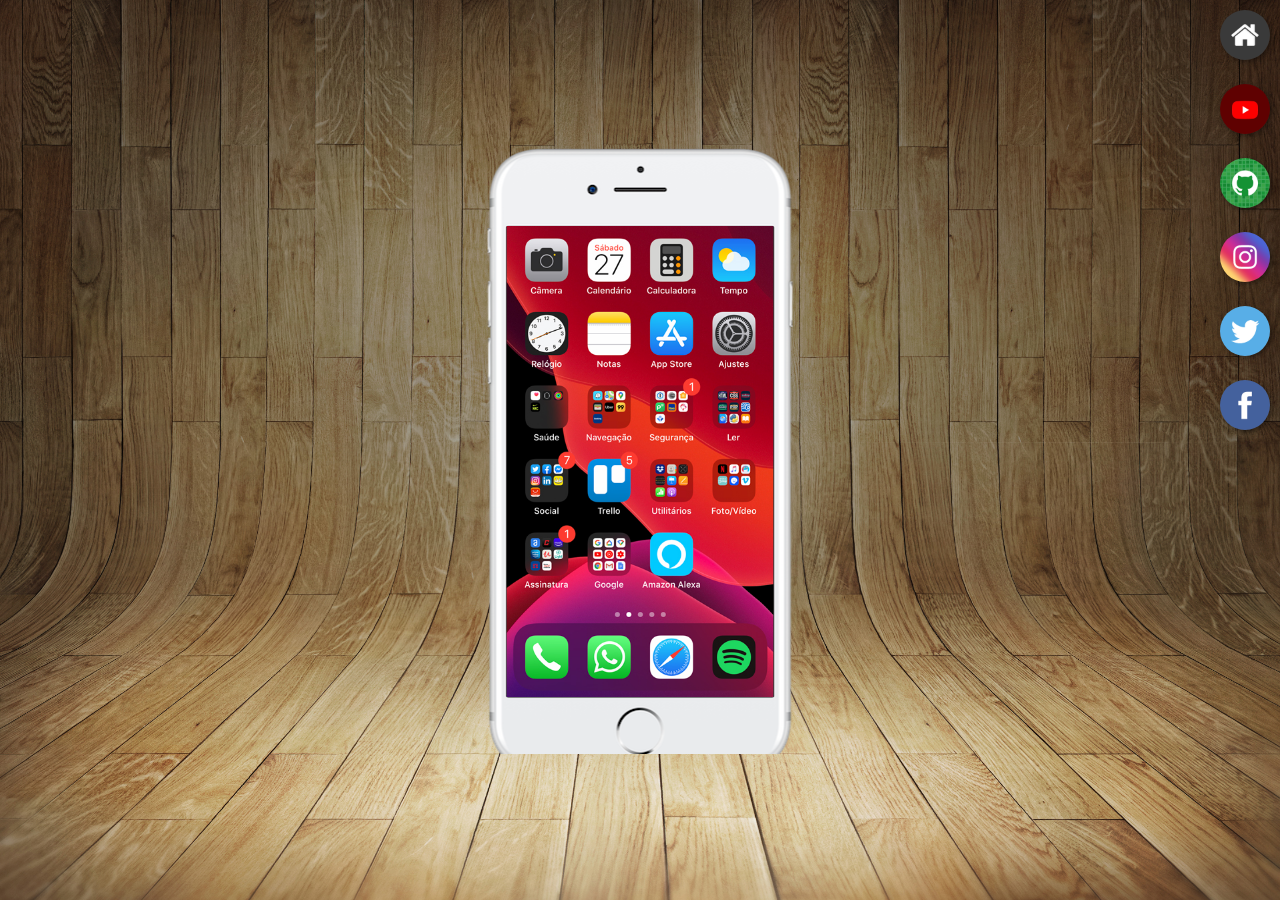
<file: index.html>
<!DOCTYPE html>
<html lang="pt-BR">
<head>
    <meta charset="UTF-8">
    <meta http-equiv="X-UA-Compatible" content="IE=edge">
    <meta name="viewport" content="width=device-width, initial-scale=1.0">
    <title>Redes Sociais</title>
    <link rel="shortcut icon" href="favicon.ico" type="image/x-icon">
    <link rel="stylesheet" href="estilos/estilo.css">
</head>
<body>
    <main>
        <section id="telefone">
            <iframe src="home.html" name="tela" id="tela" frameborder="0">
                Seu Navegador não é compatível com isso.
            </iframe>
        </section>
        <section id="redes-sociais">
             <a href="home.html" target="tela"><img src="imagens/logo-home.jpg" alt="Home"></a> <br>

             <a href="youtube.html" target="tela"><img src="imagens/logo-youtube.jpg" alt="Youtube"></a> <br>

             <a href="github.html" target="tela"><img src="imagens/logo-github.jpg" alt="GitHub"></a> <br>

             <a href="instagram.html" target="tela"><img src="imagens/logo-instagram.jpg" alt="Instagram"></a> <br>

             <a href="twitter.html" target="tela"><img src="imagens/logo-twitter.jpg" alt="Twitter"></a> <br>

             <a href="facebook.html" target="tela"><img src="imagens/logo-facebook.jpg" alt="Facebook"></a>
        </section>
    </main>
</body>
</html>
</file>
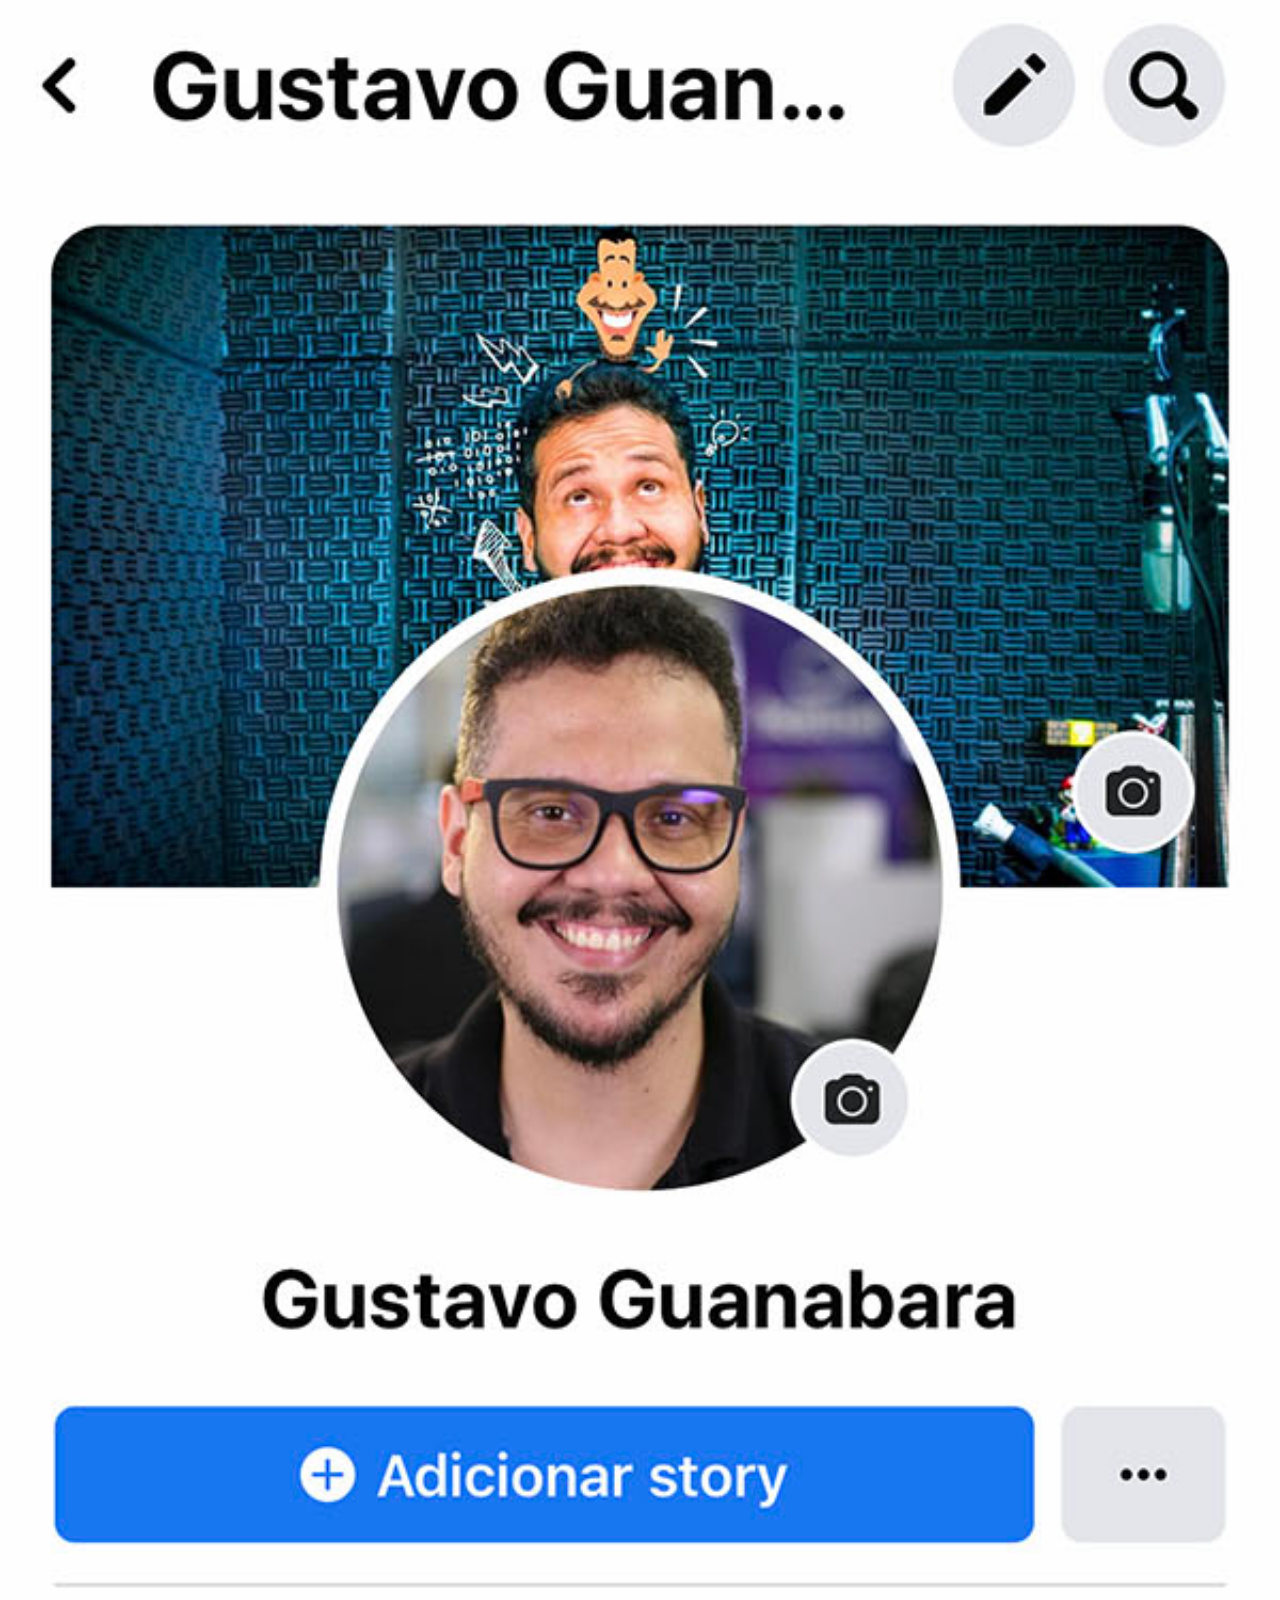
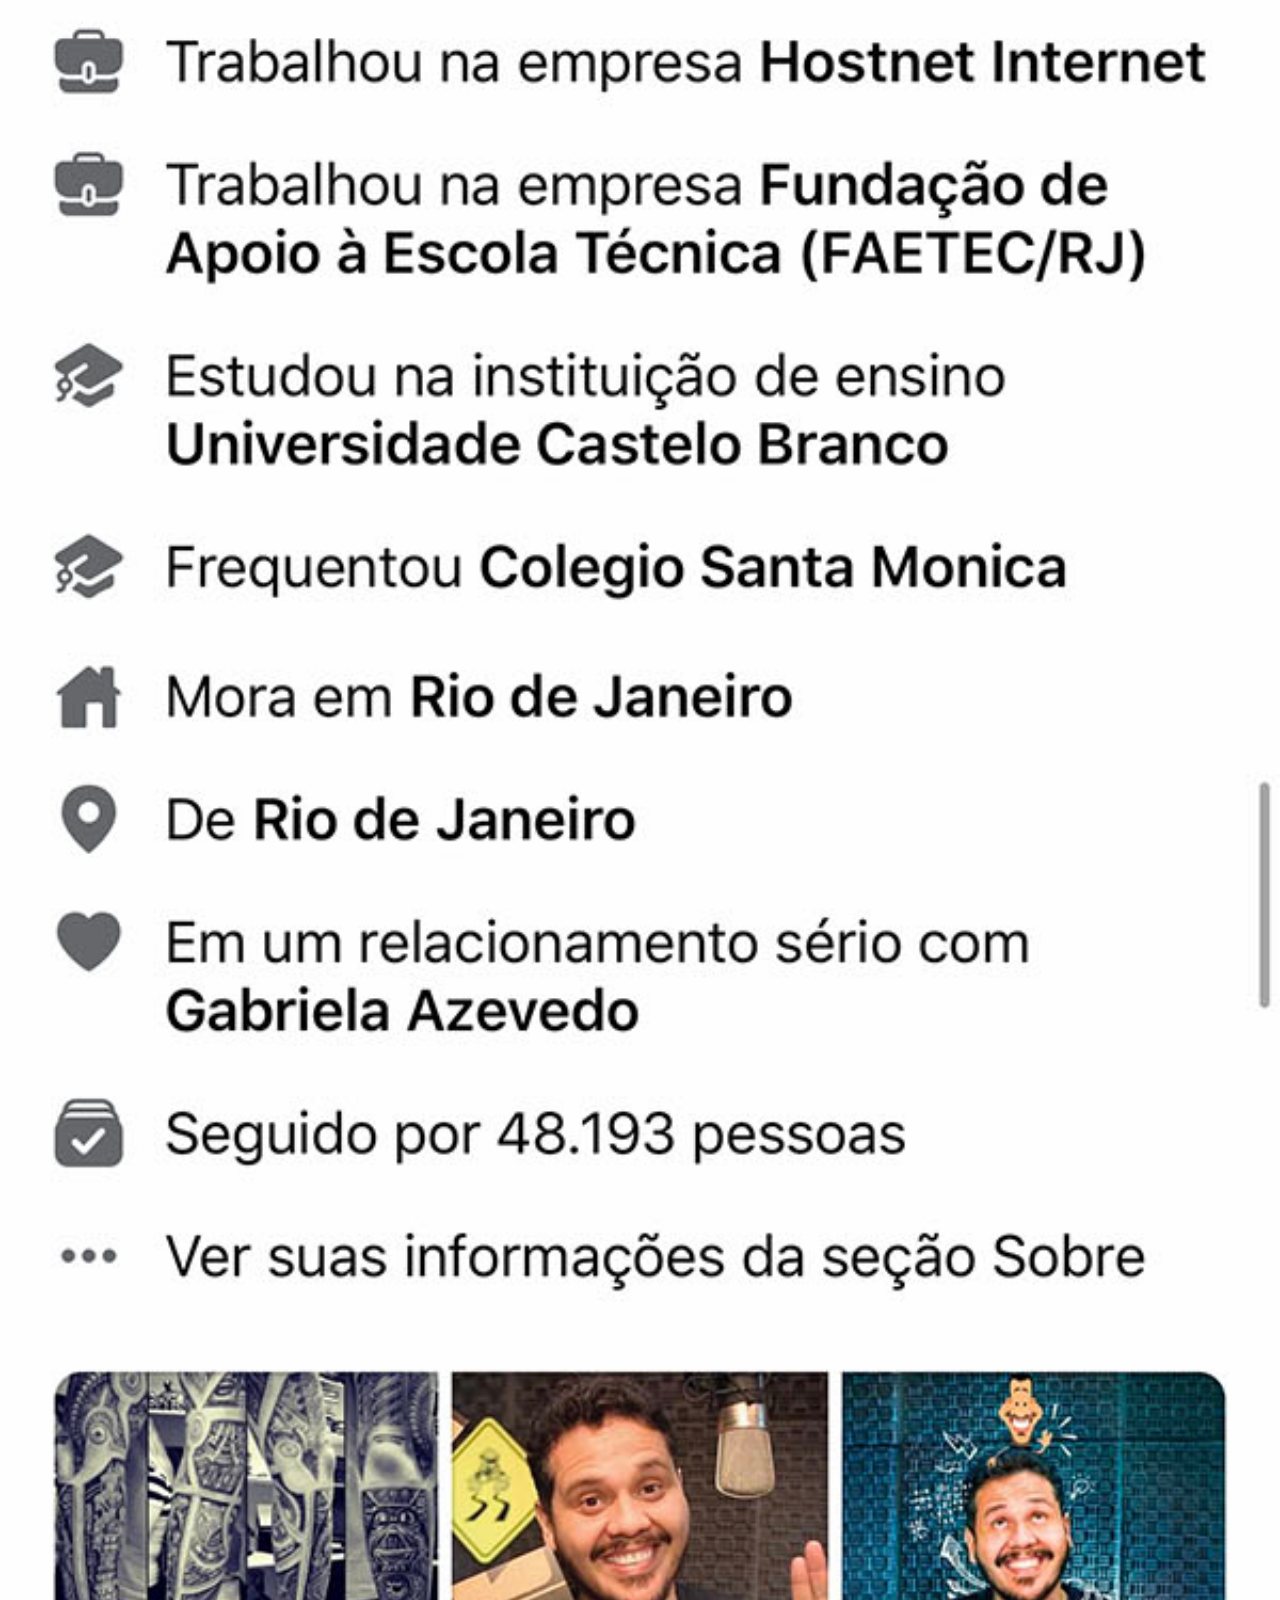
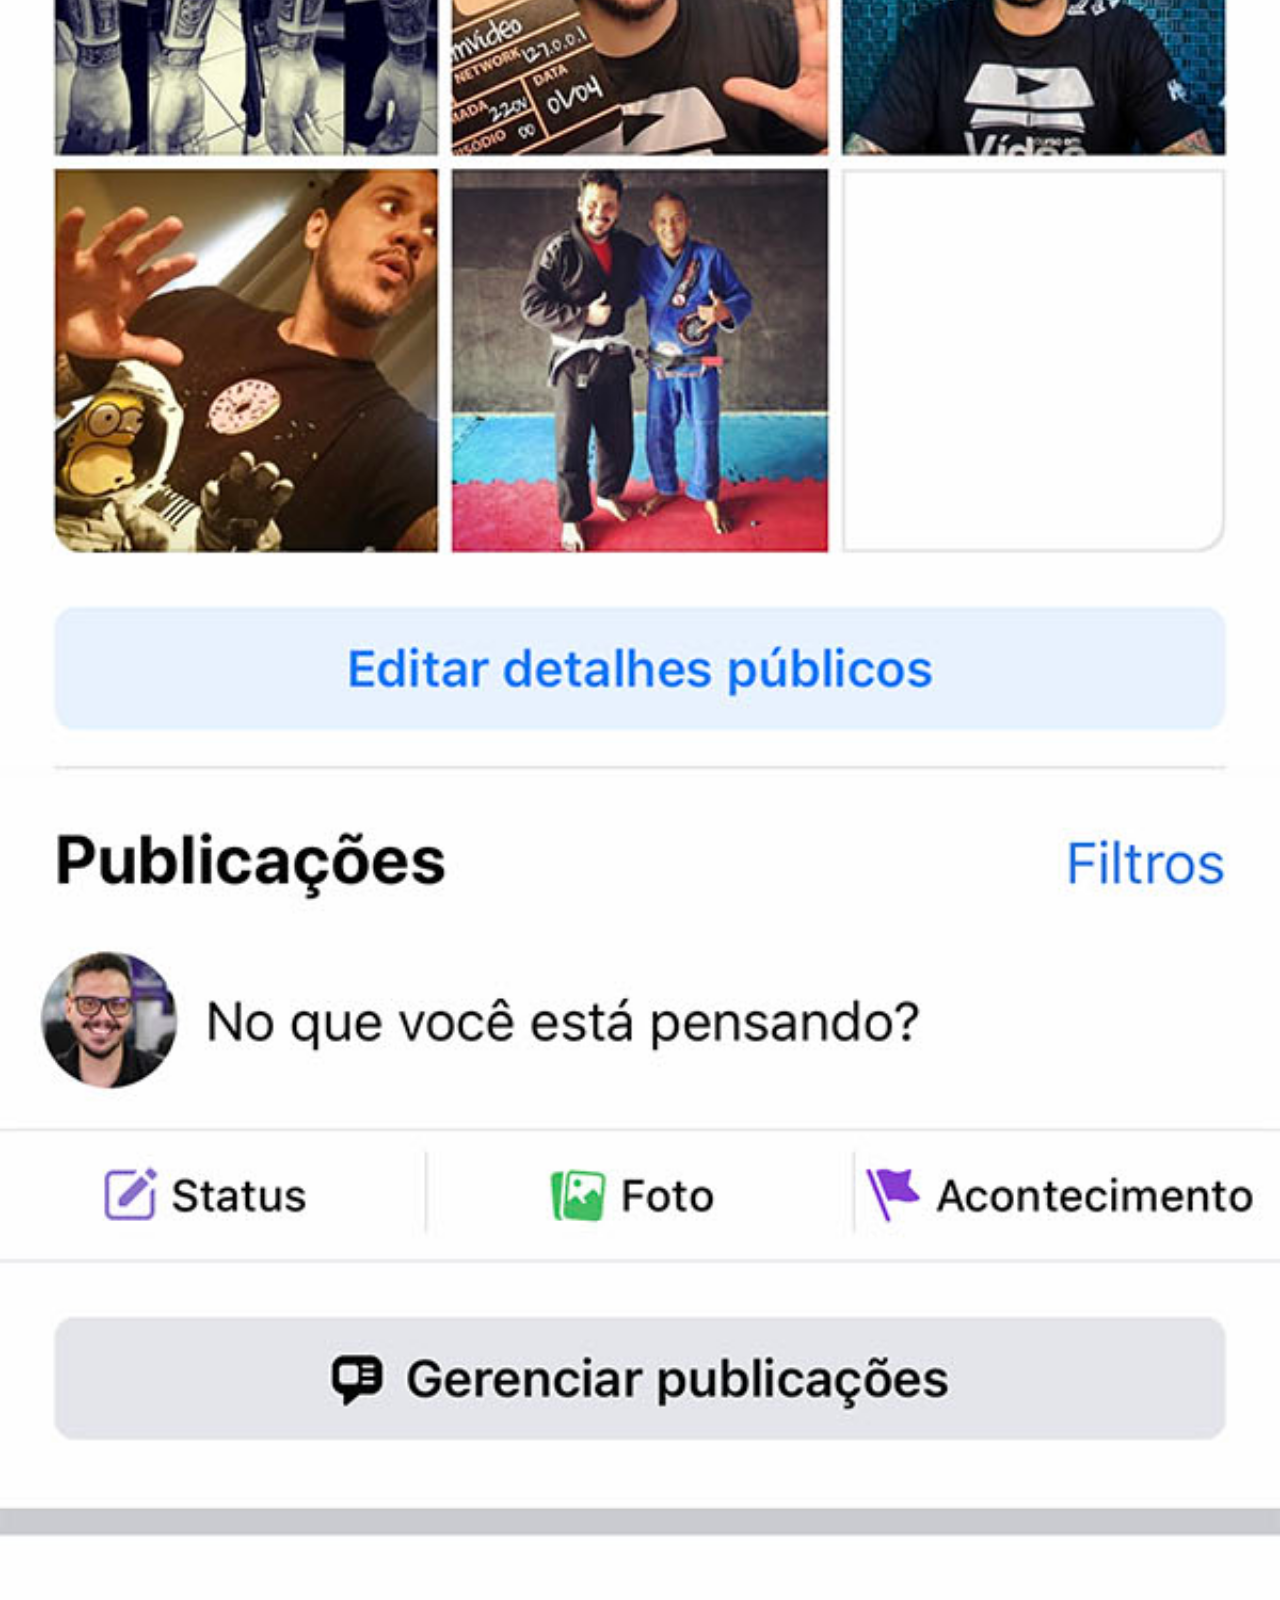
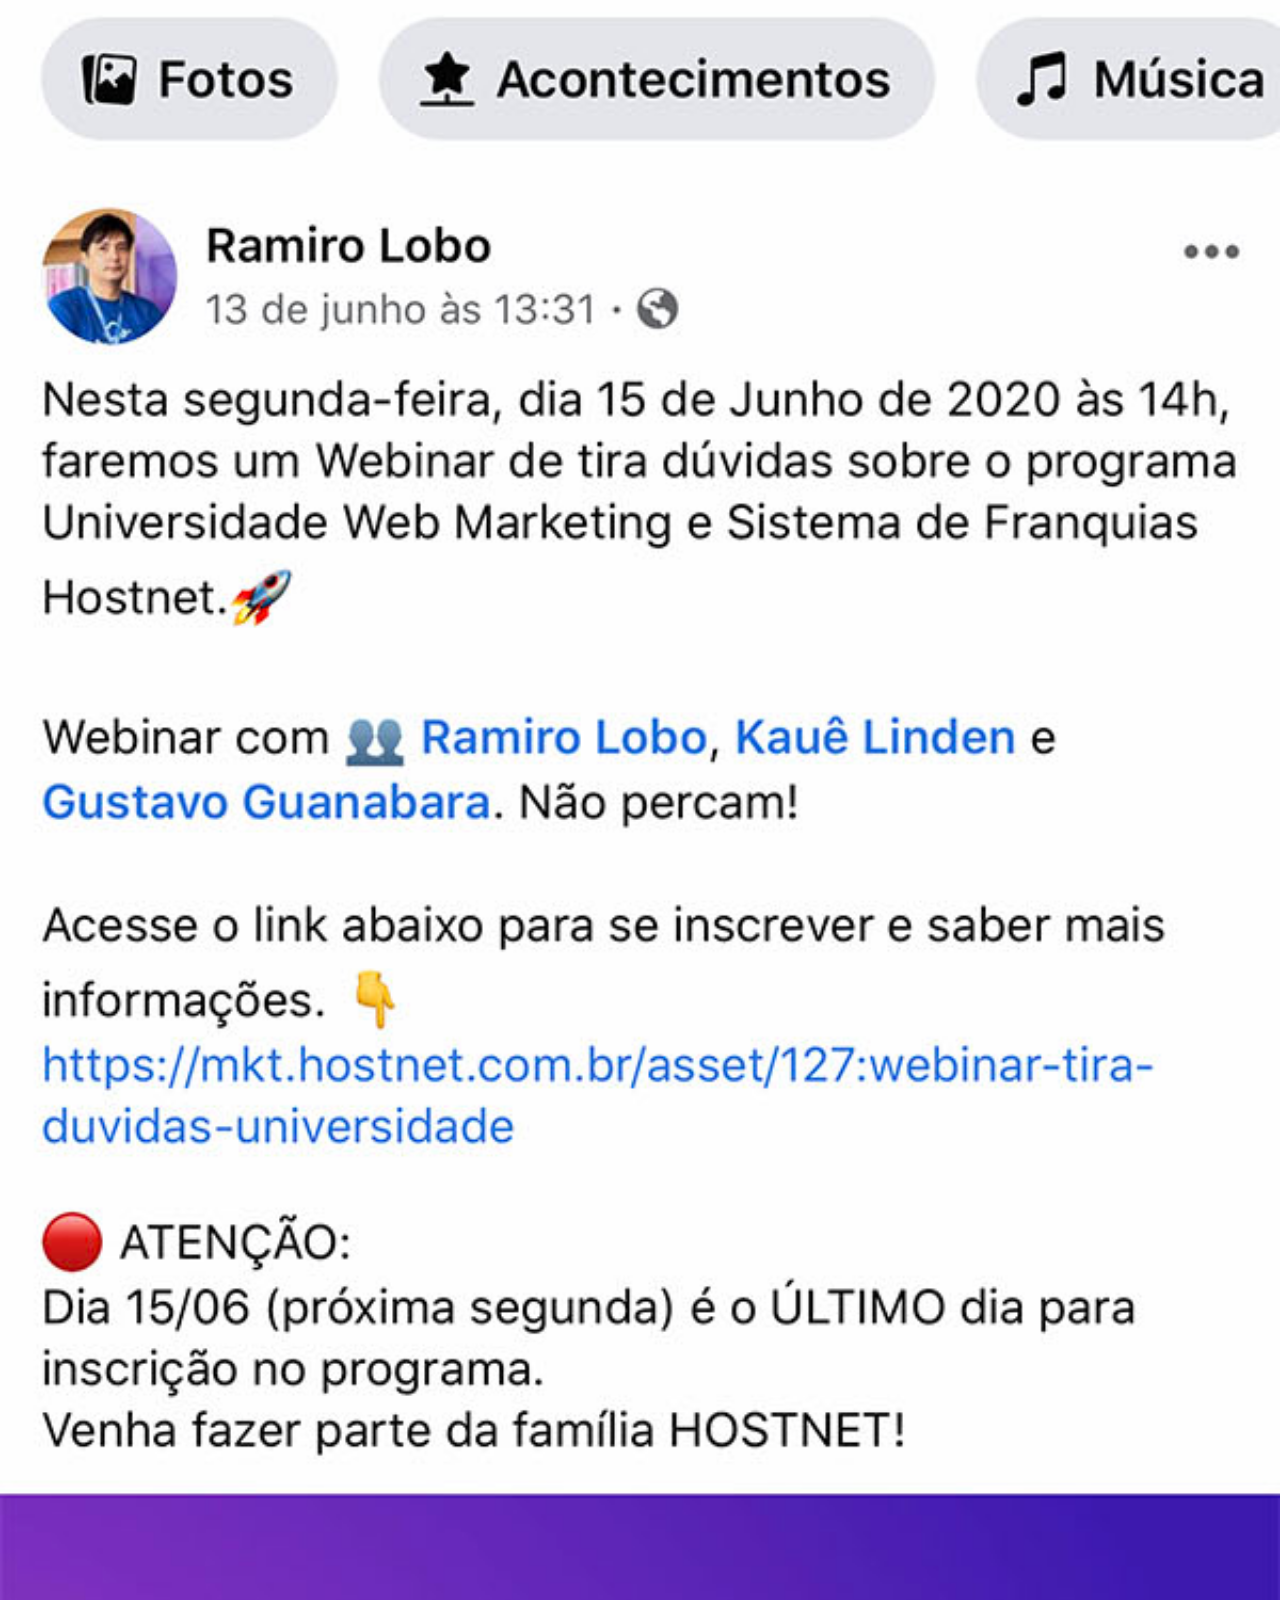
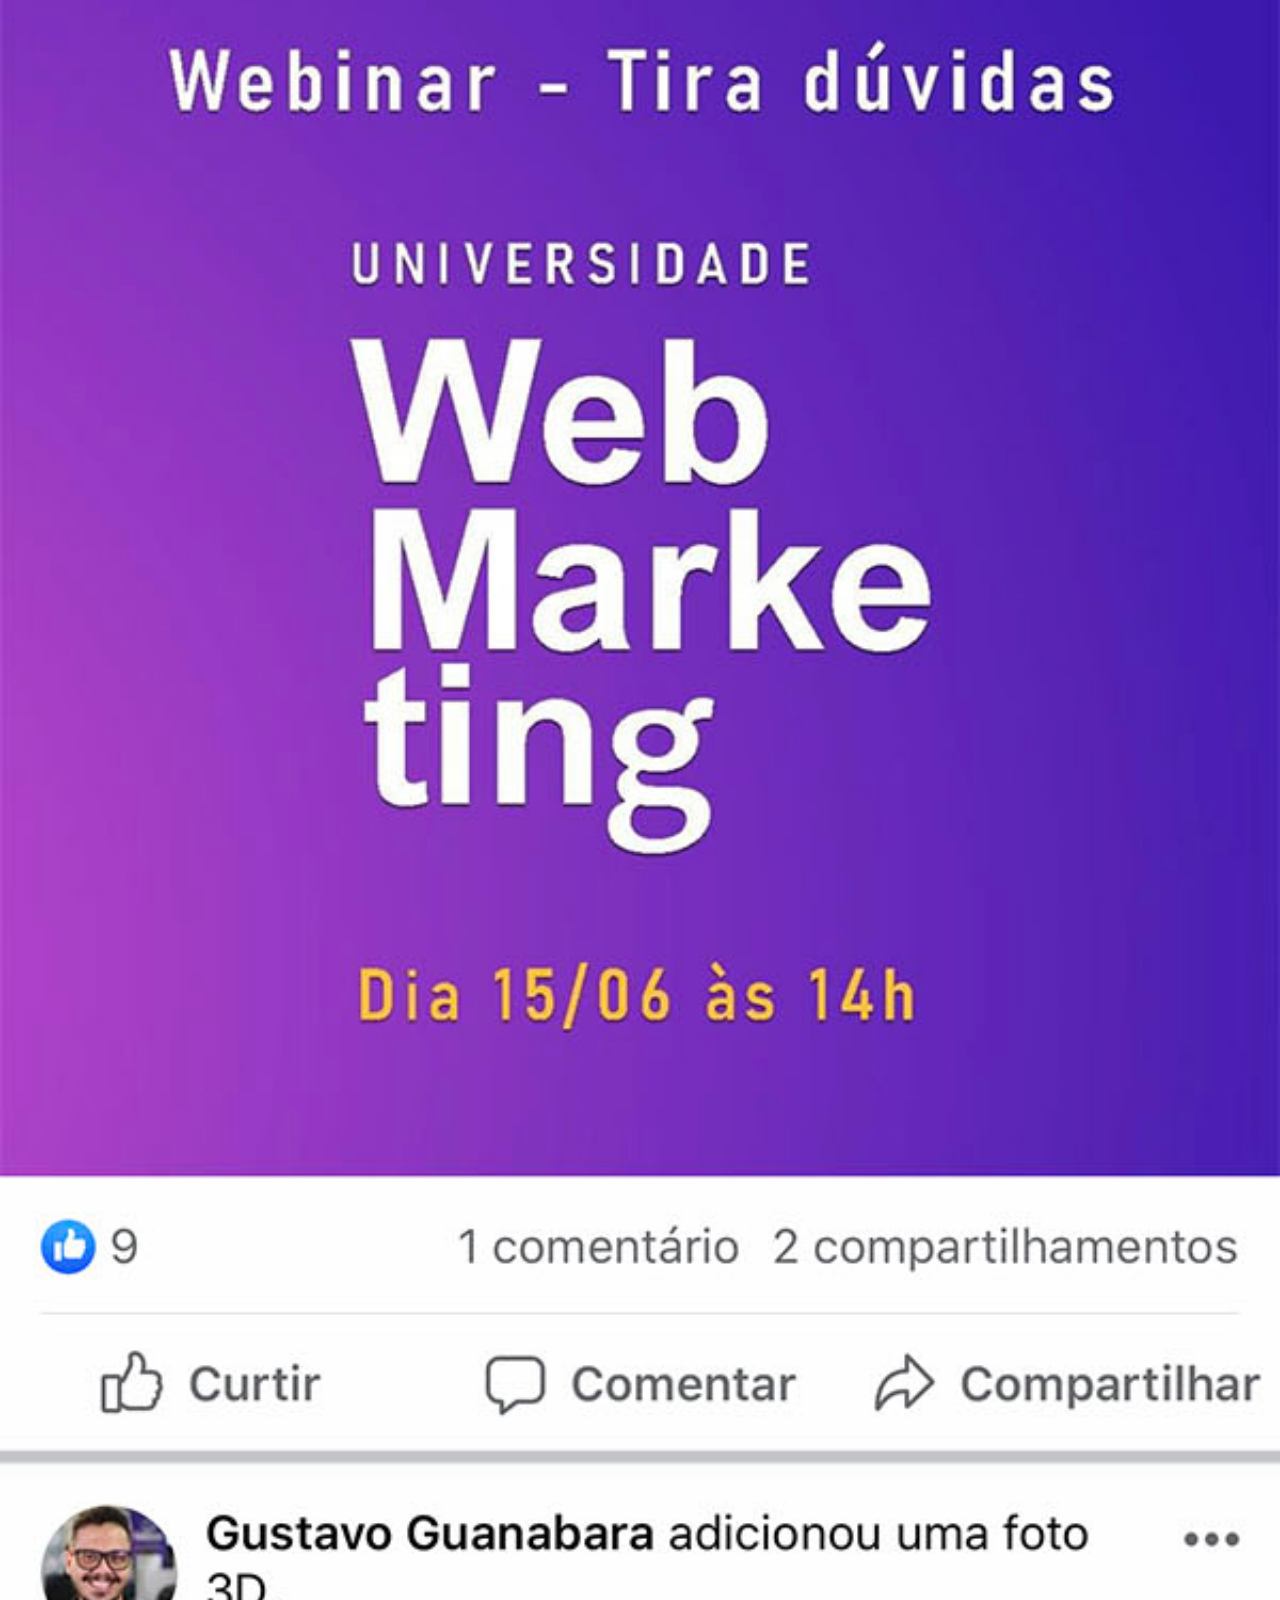
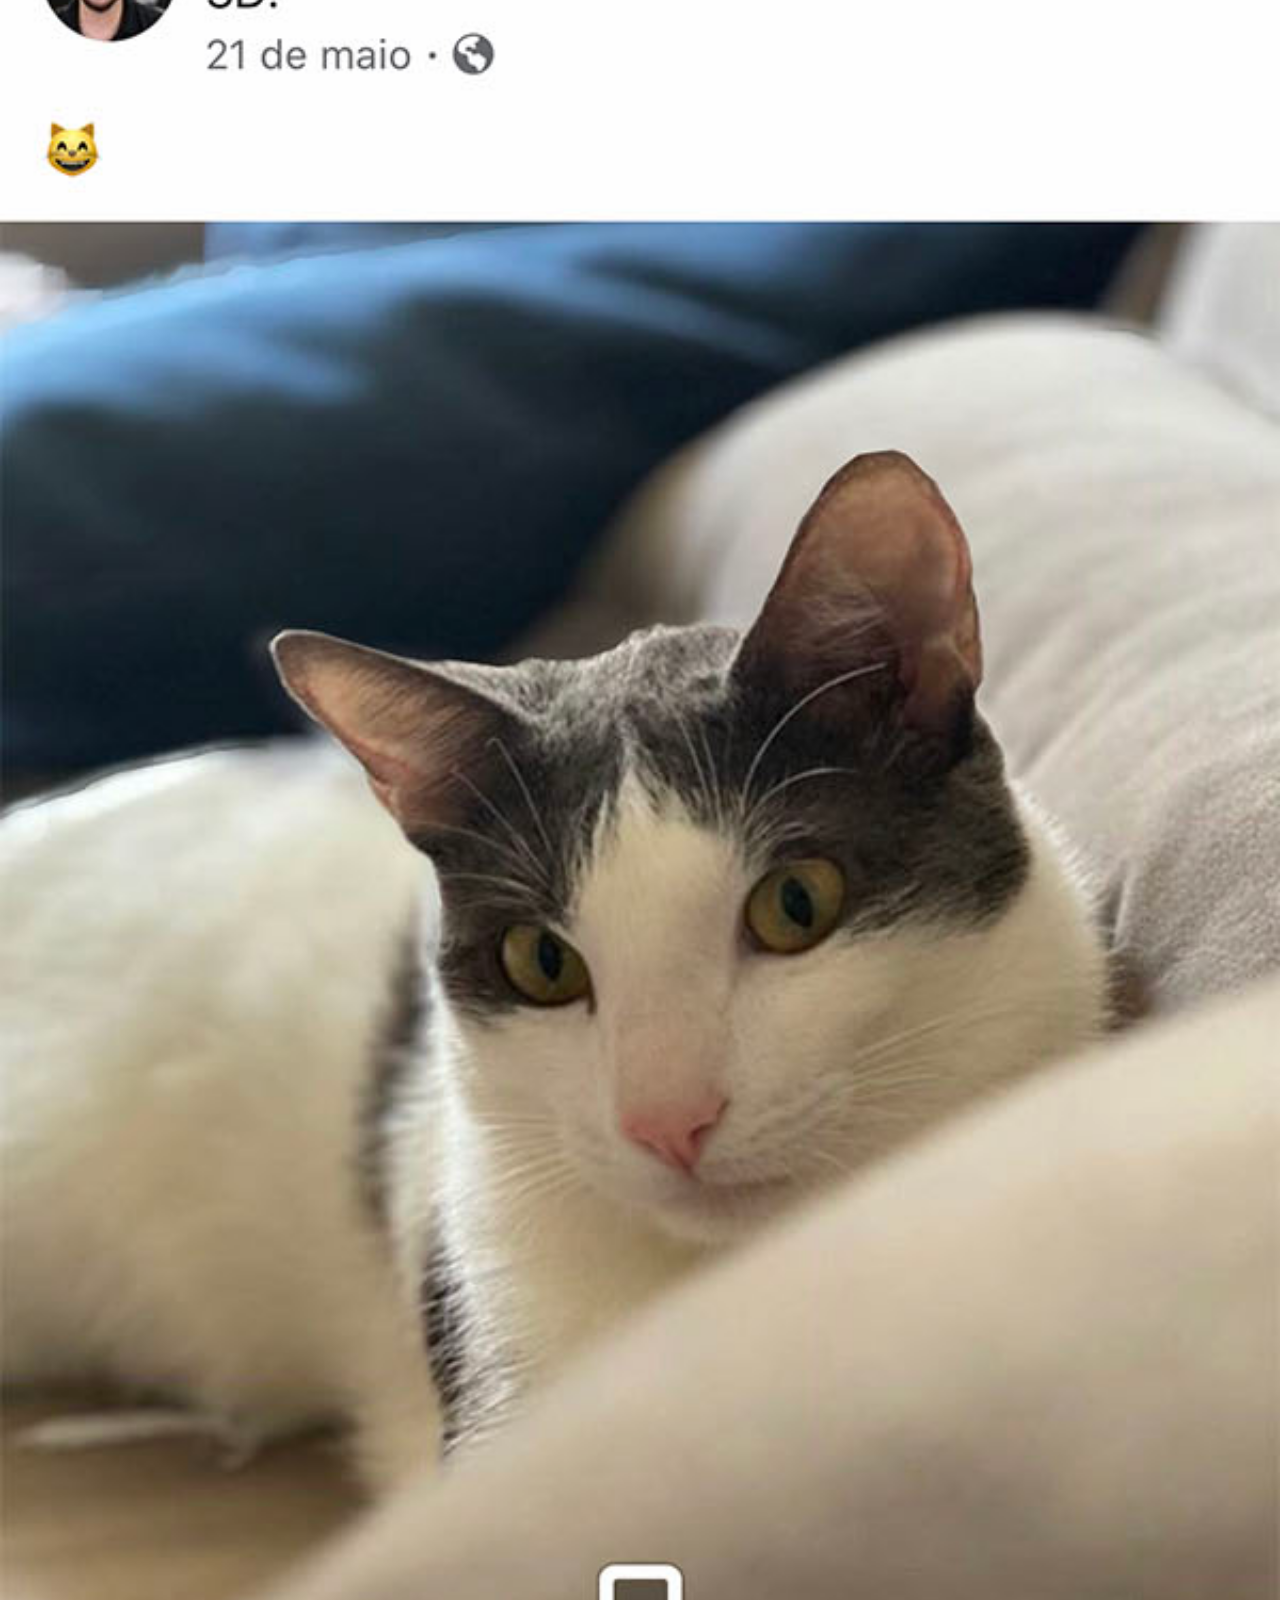
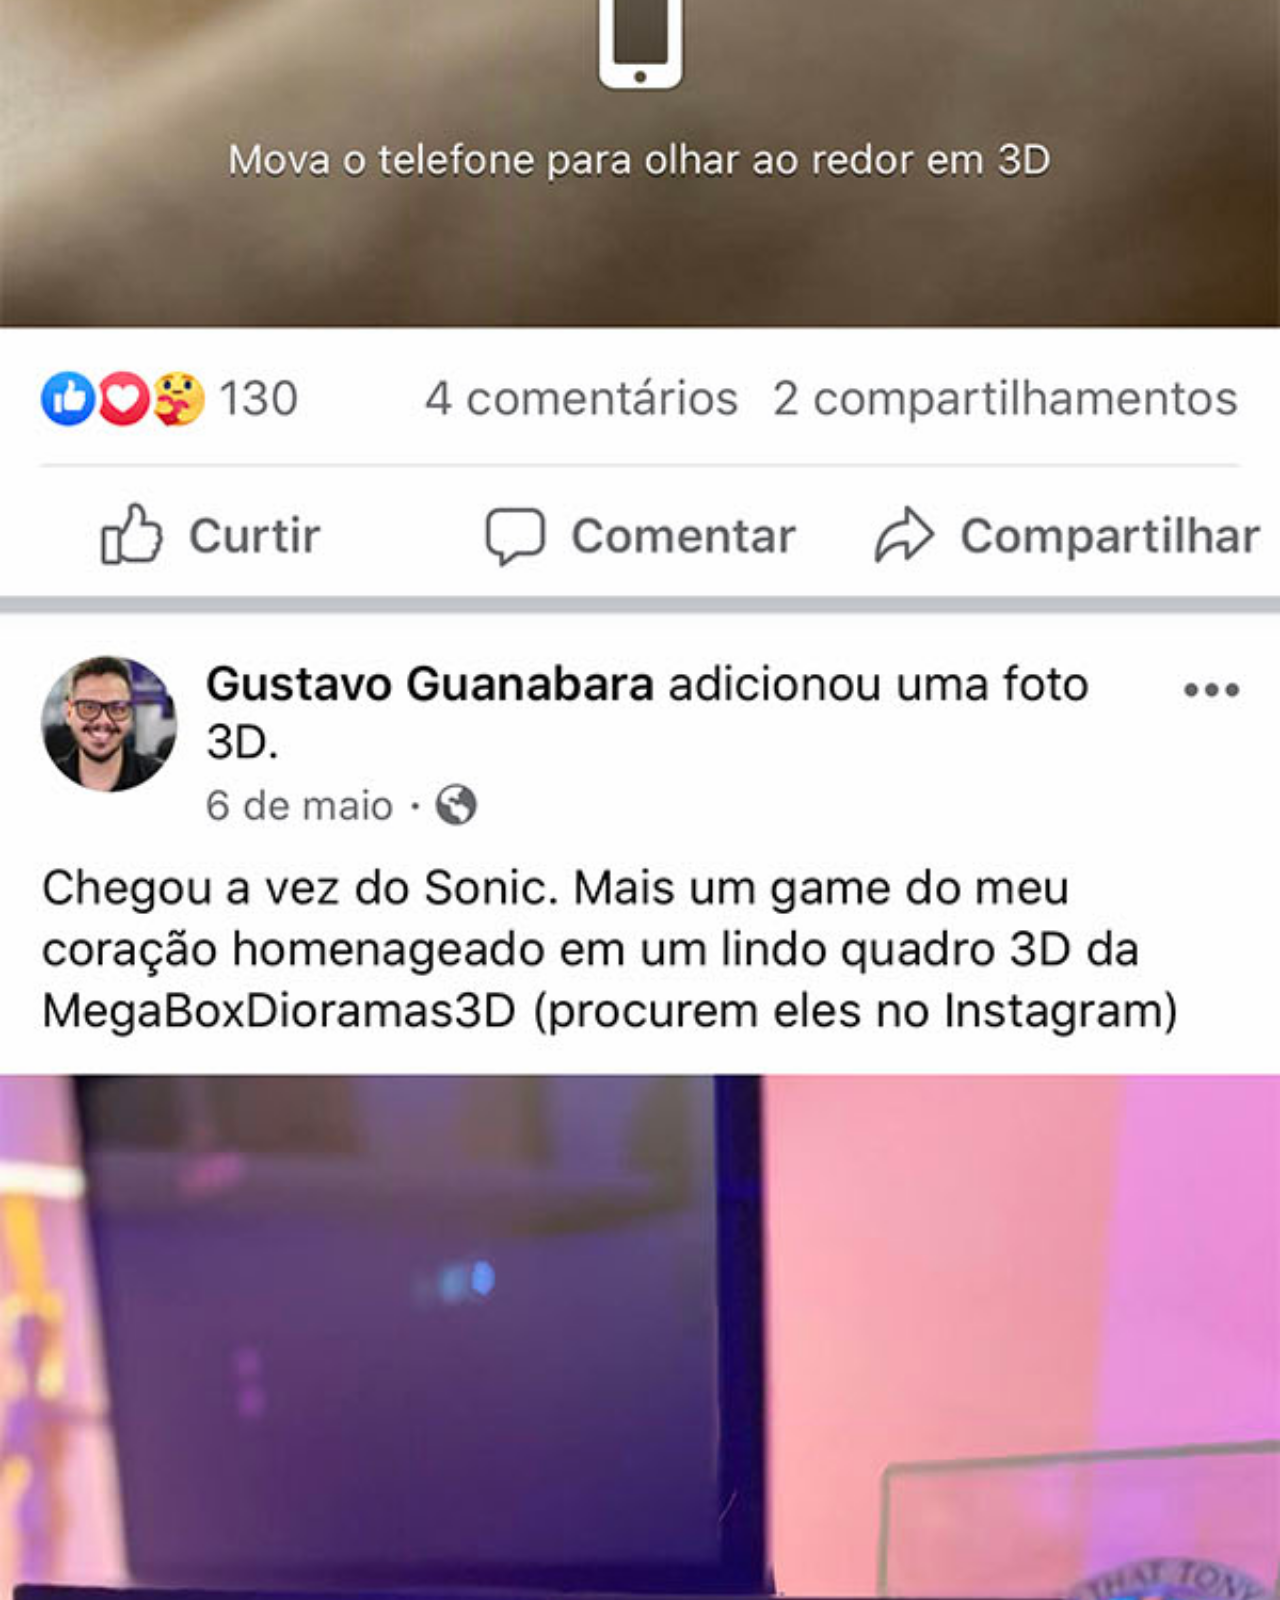
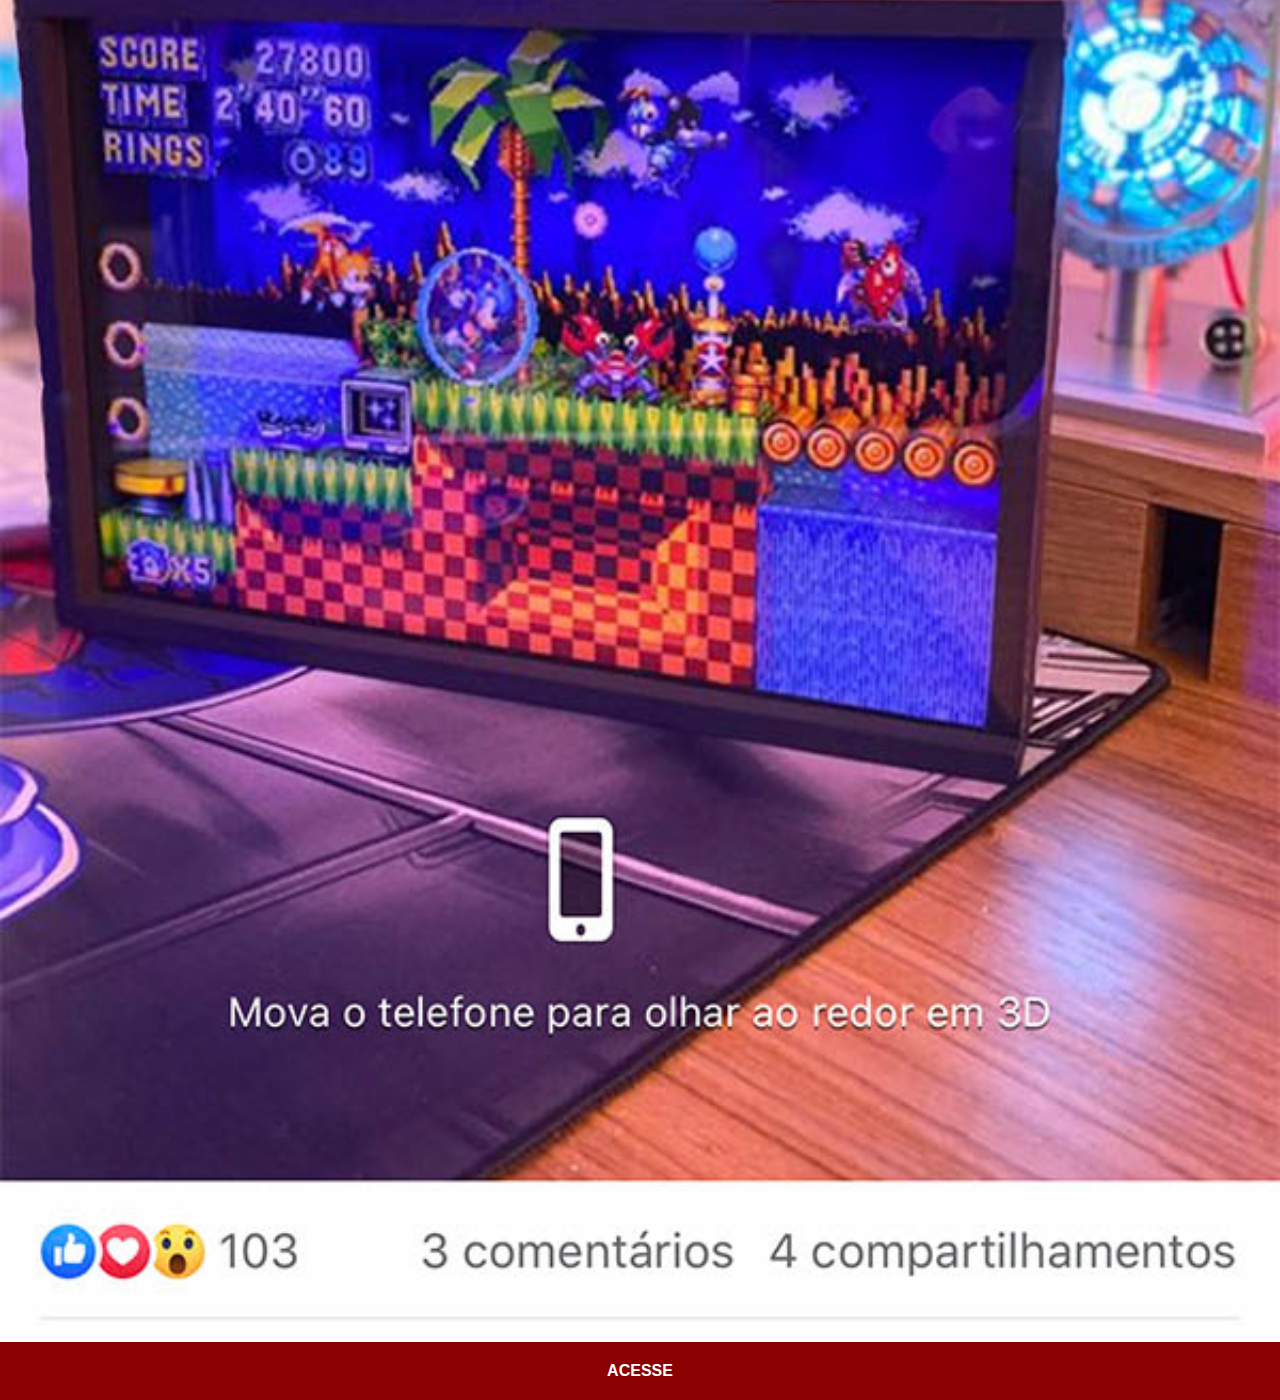
<file: facebook.html>
<!DOCTYPE html>
<html lang="pt-BR">
<head>
    <meta charset="UTF-8">
    <meta http-equiv="X-UA-Compatible" content="IE=edge">
    <meta name="viewport" content="width=device-width, initial-scale=1.0">
    <title>Facebook</title>
    <link rel="stylesheet" href="estilos/social.css">
</head>
<body>
    <img src="imagens/tela-facebook.jpg" alt="Facebook">
    <a href="https://web.facebook.com/profile.php?id=100004962339395" target="_blank">ACESSE</a>
</body>
</html>
</file>
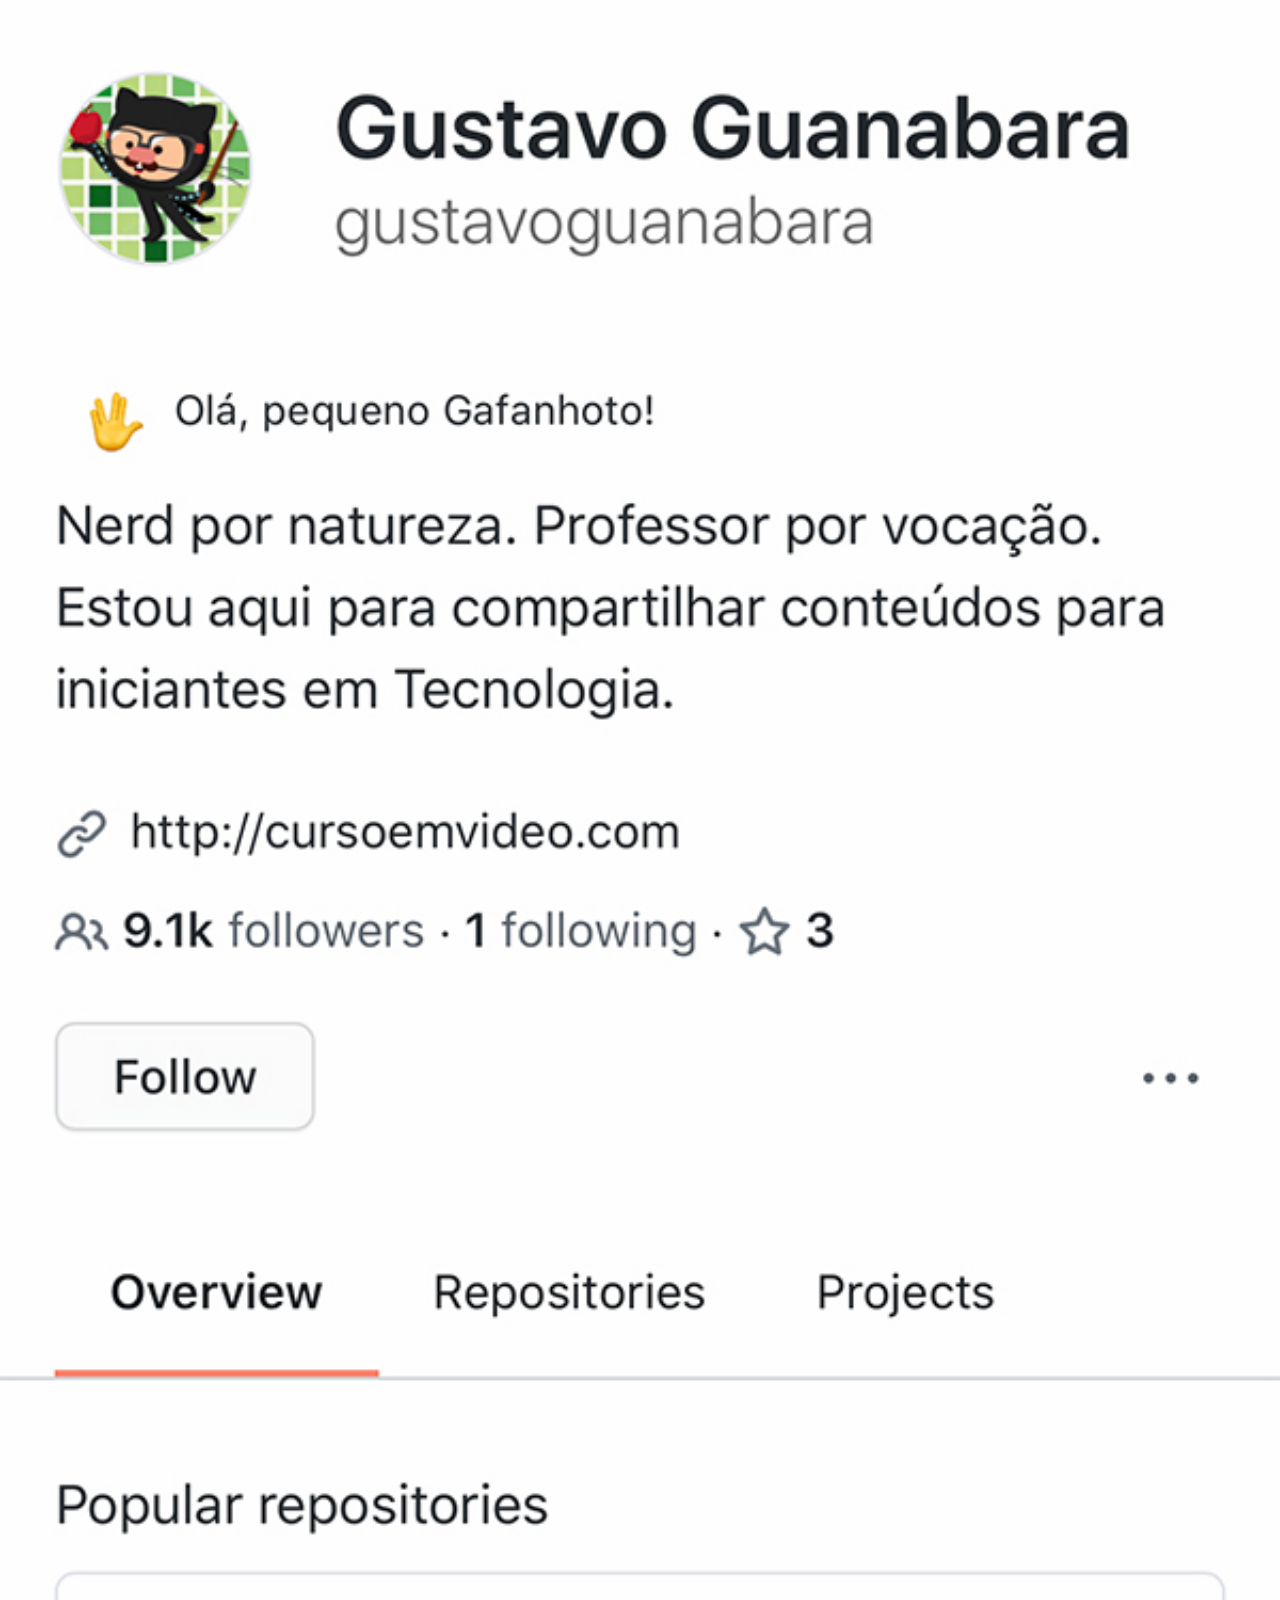
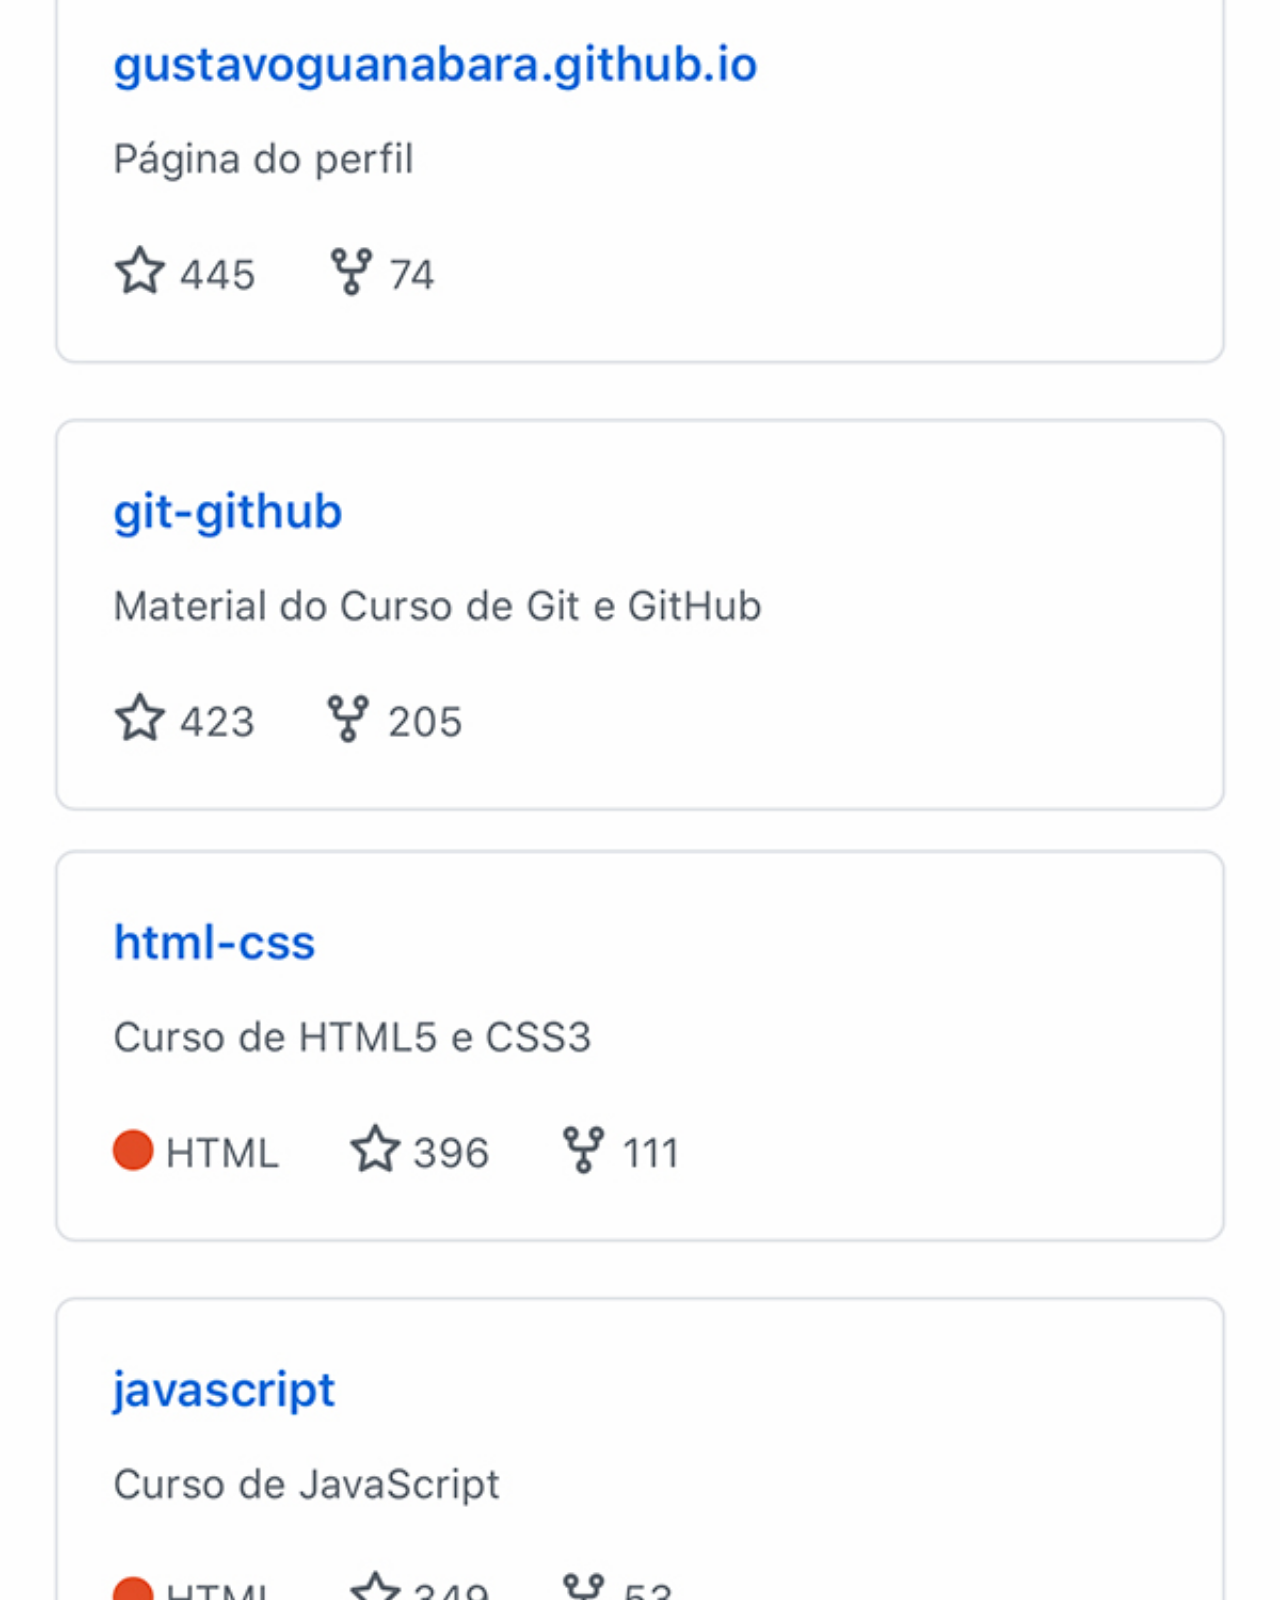
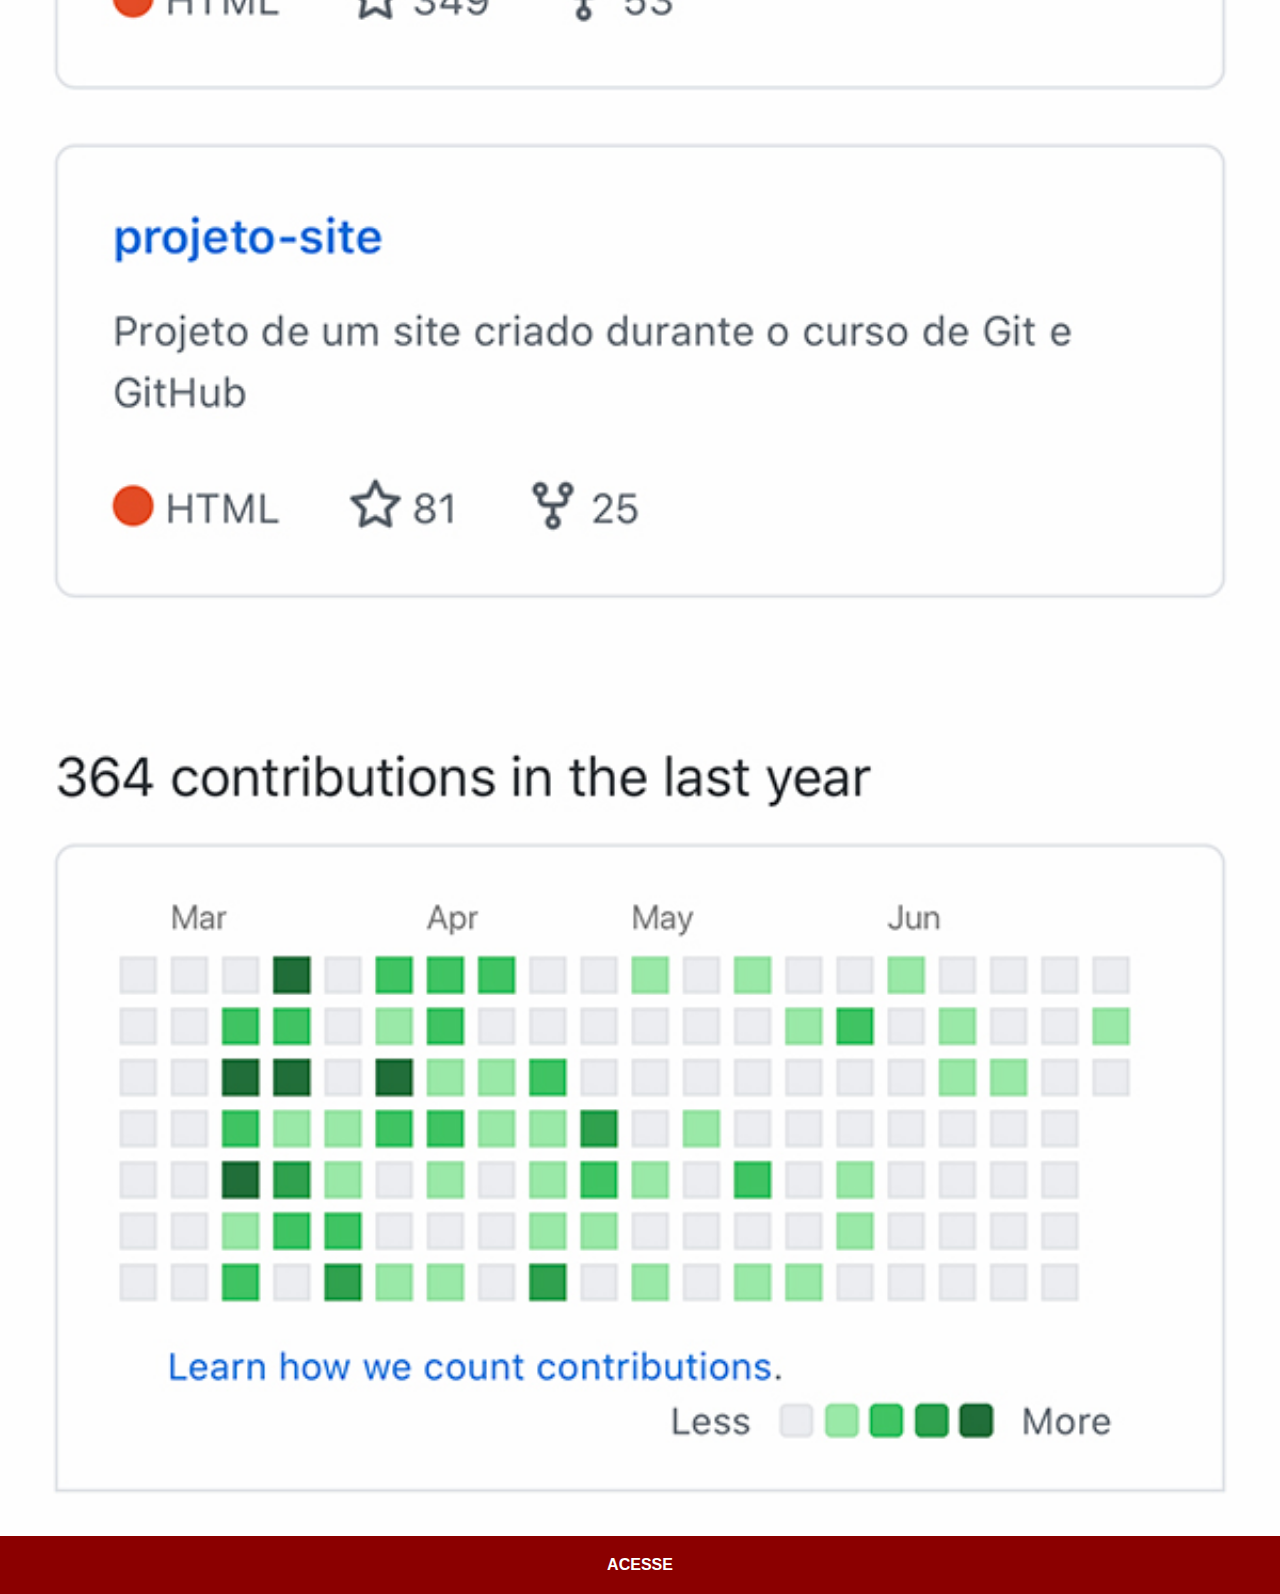
<file: github.html>
<!DOCTYPE html>
<html lang="pt-BR">
<head>
    <meta charset="UTF-8">
    <meta http-equiv="X-UA-Compatible" content="IE=edge">
    <meta name="viewport" content="width=device-width, initial-scale=1.0">
    <title>GitHub</title>
    <link rel="stylesheet" href="estilos/social.css">
</head>
<body>
    <img src="imagens/tela-github.jpg" alt="GitHub">
    <a href="https://github.com/Gustaocta" target="_blank">ACESSE</a>
</body>
</html>
</file>
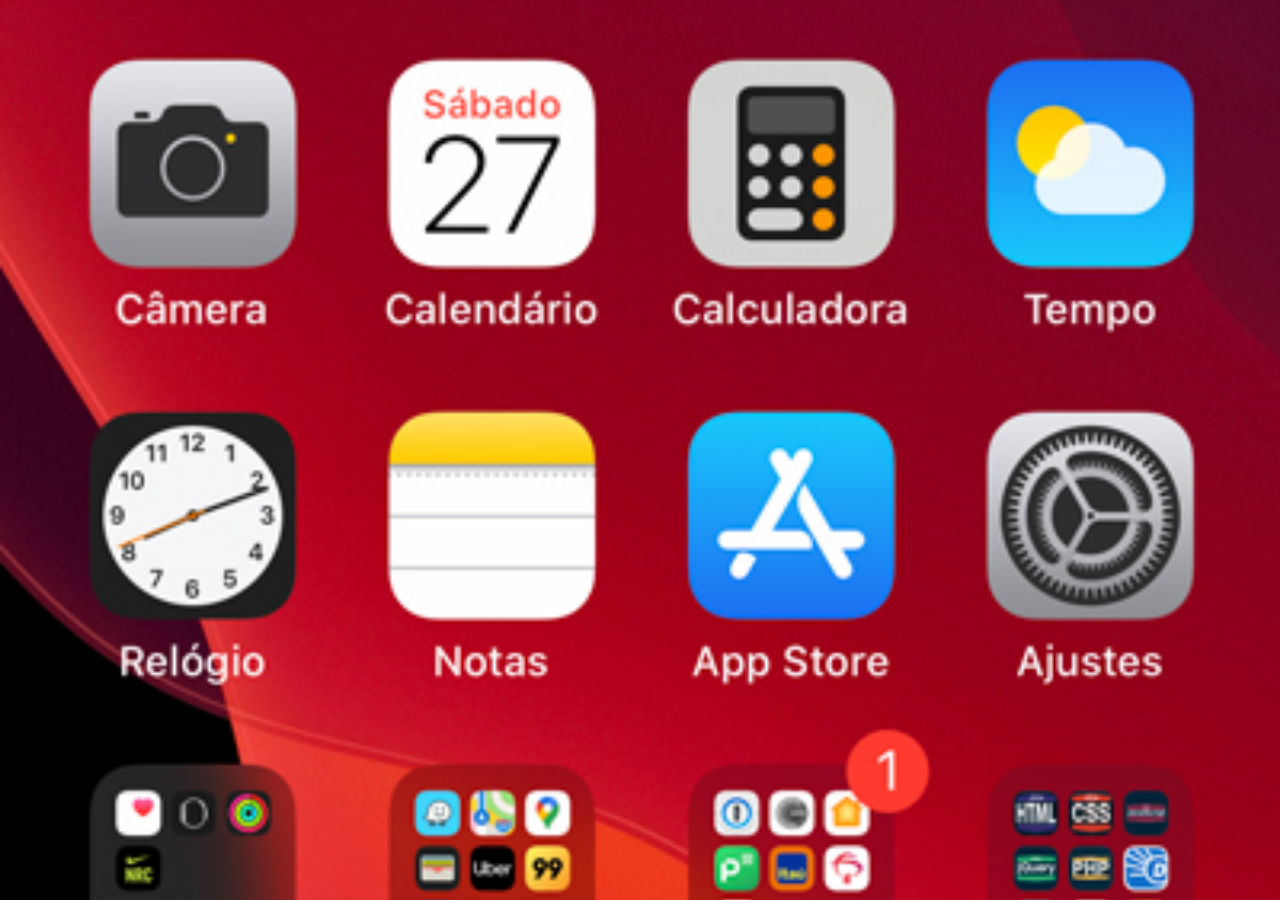
<file: home.html>
<!DOCTYPE html>
<html lang="pt-BR">
<head>
    <meta charset="UTF-8">
    <meta http-equiv="X-UA-Compatible" content="IE=edge">
    <meta name="viewport" content="width=device-width, initial-scale=1.0">
    <title>Home</title>
    <style>
        * { 
            margin: 0px;
            padding: 0px;
        }

        body { 
            width: 100vw;
            height: 100vh;
            background: black url('imagens/tela-home.jpg') no-repeat top center;
            background-size: cover;
        }
    </style>
</head>
<body>
    
</body>
</html>
</file>
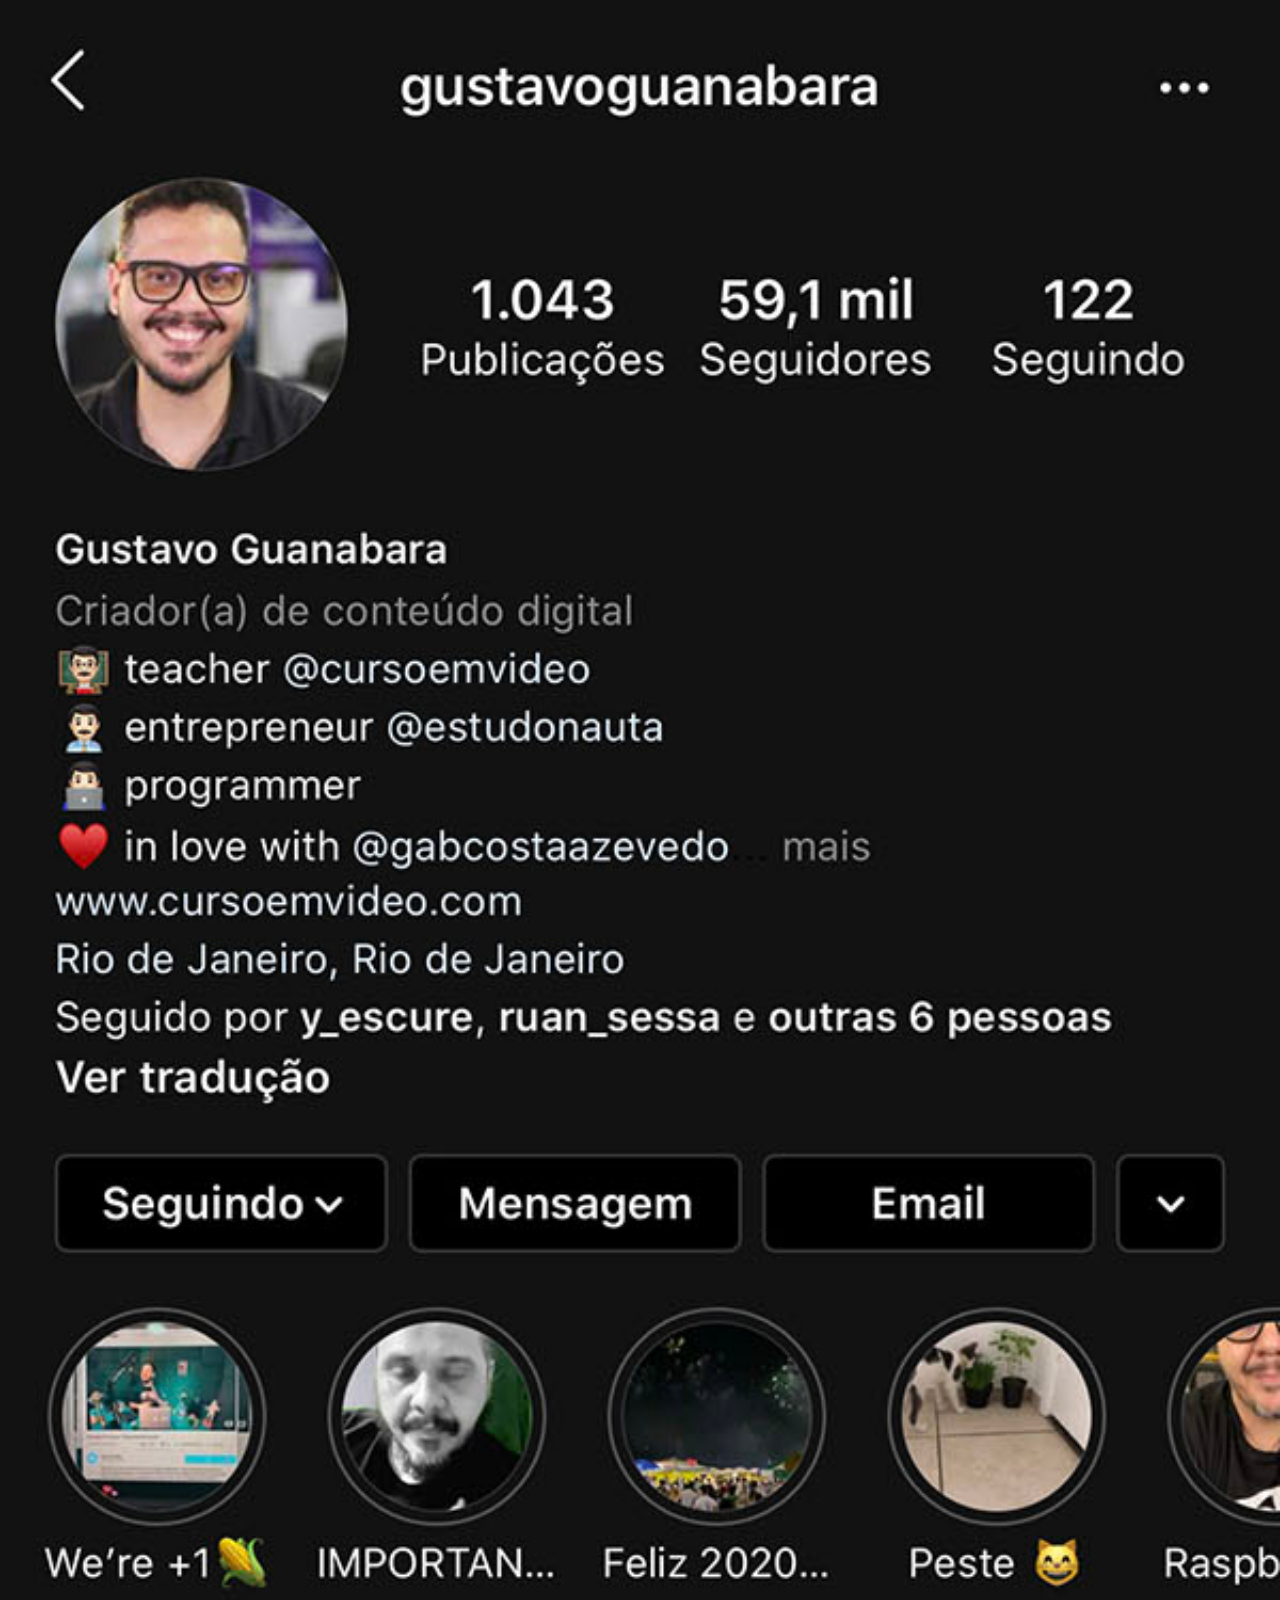
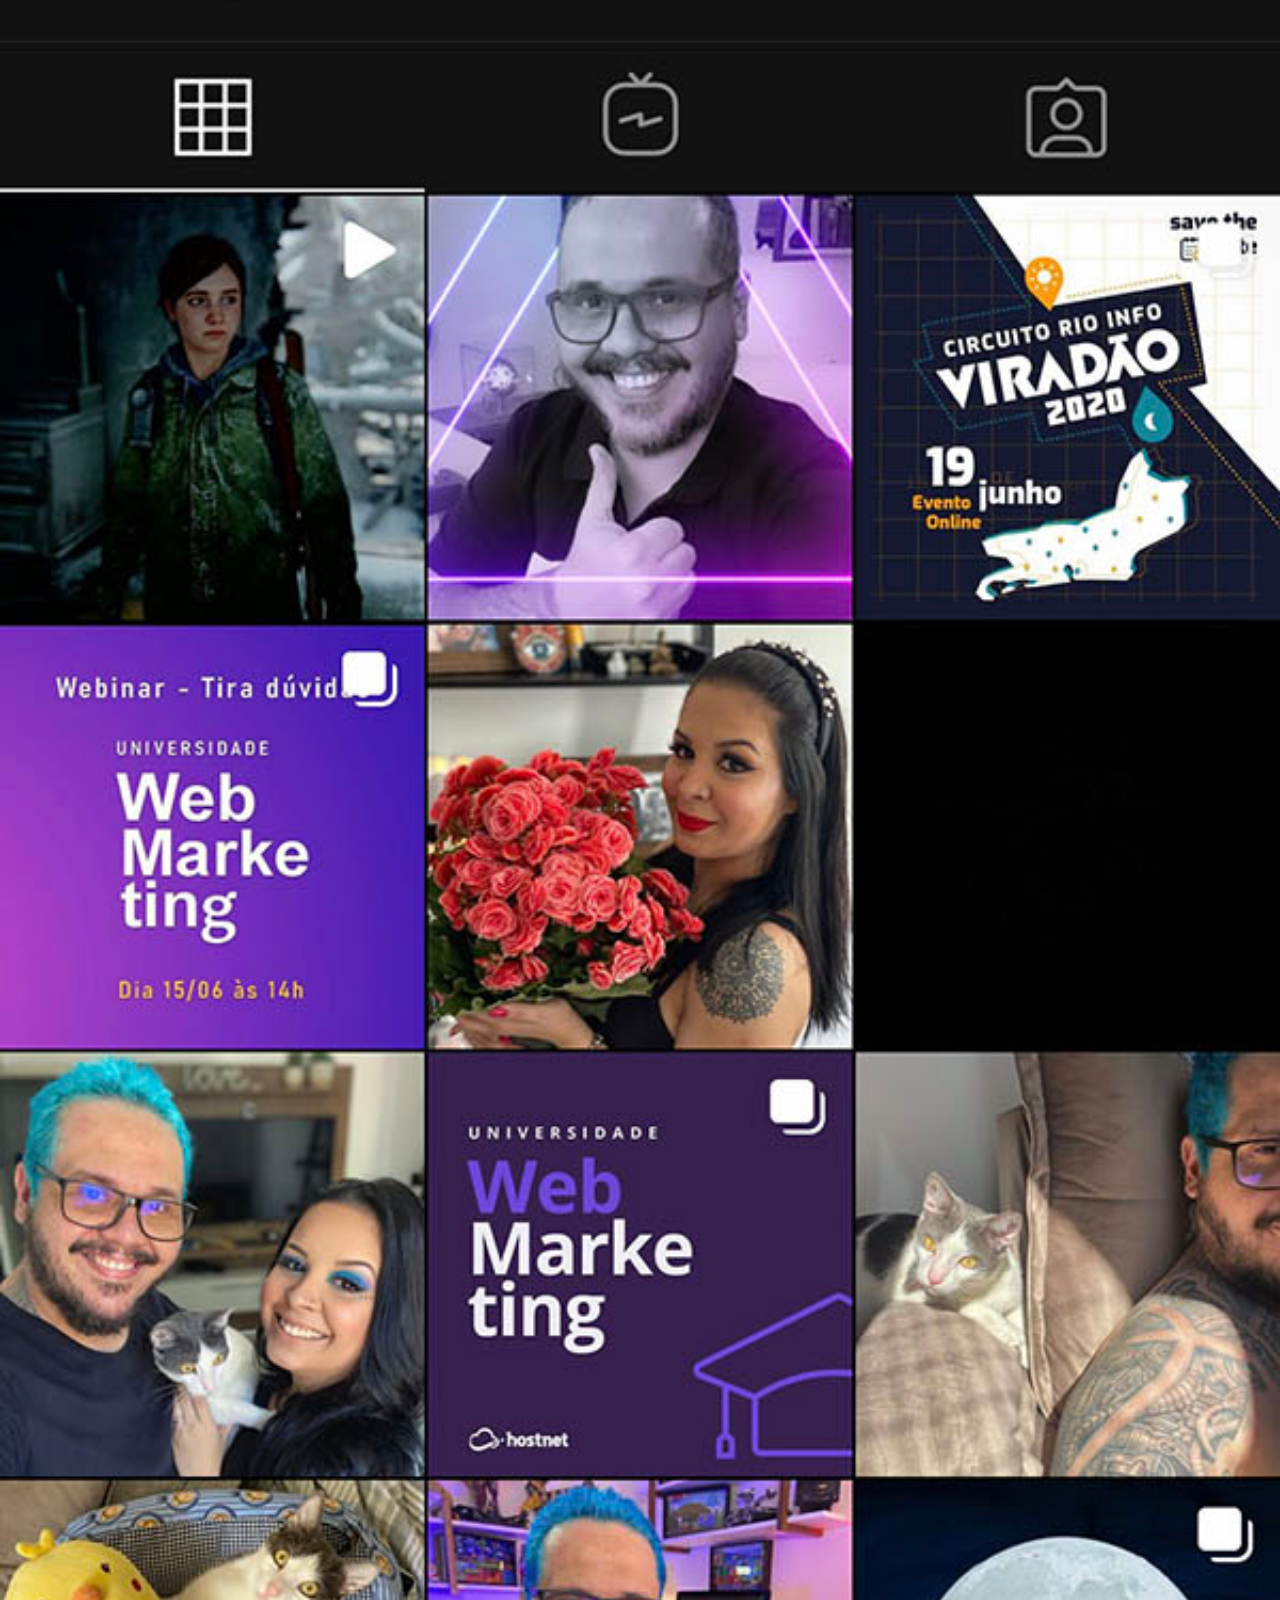
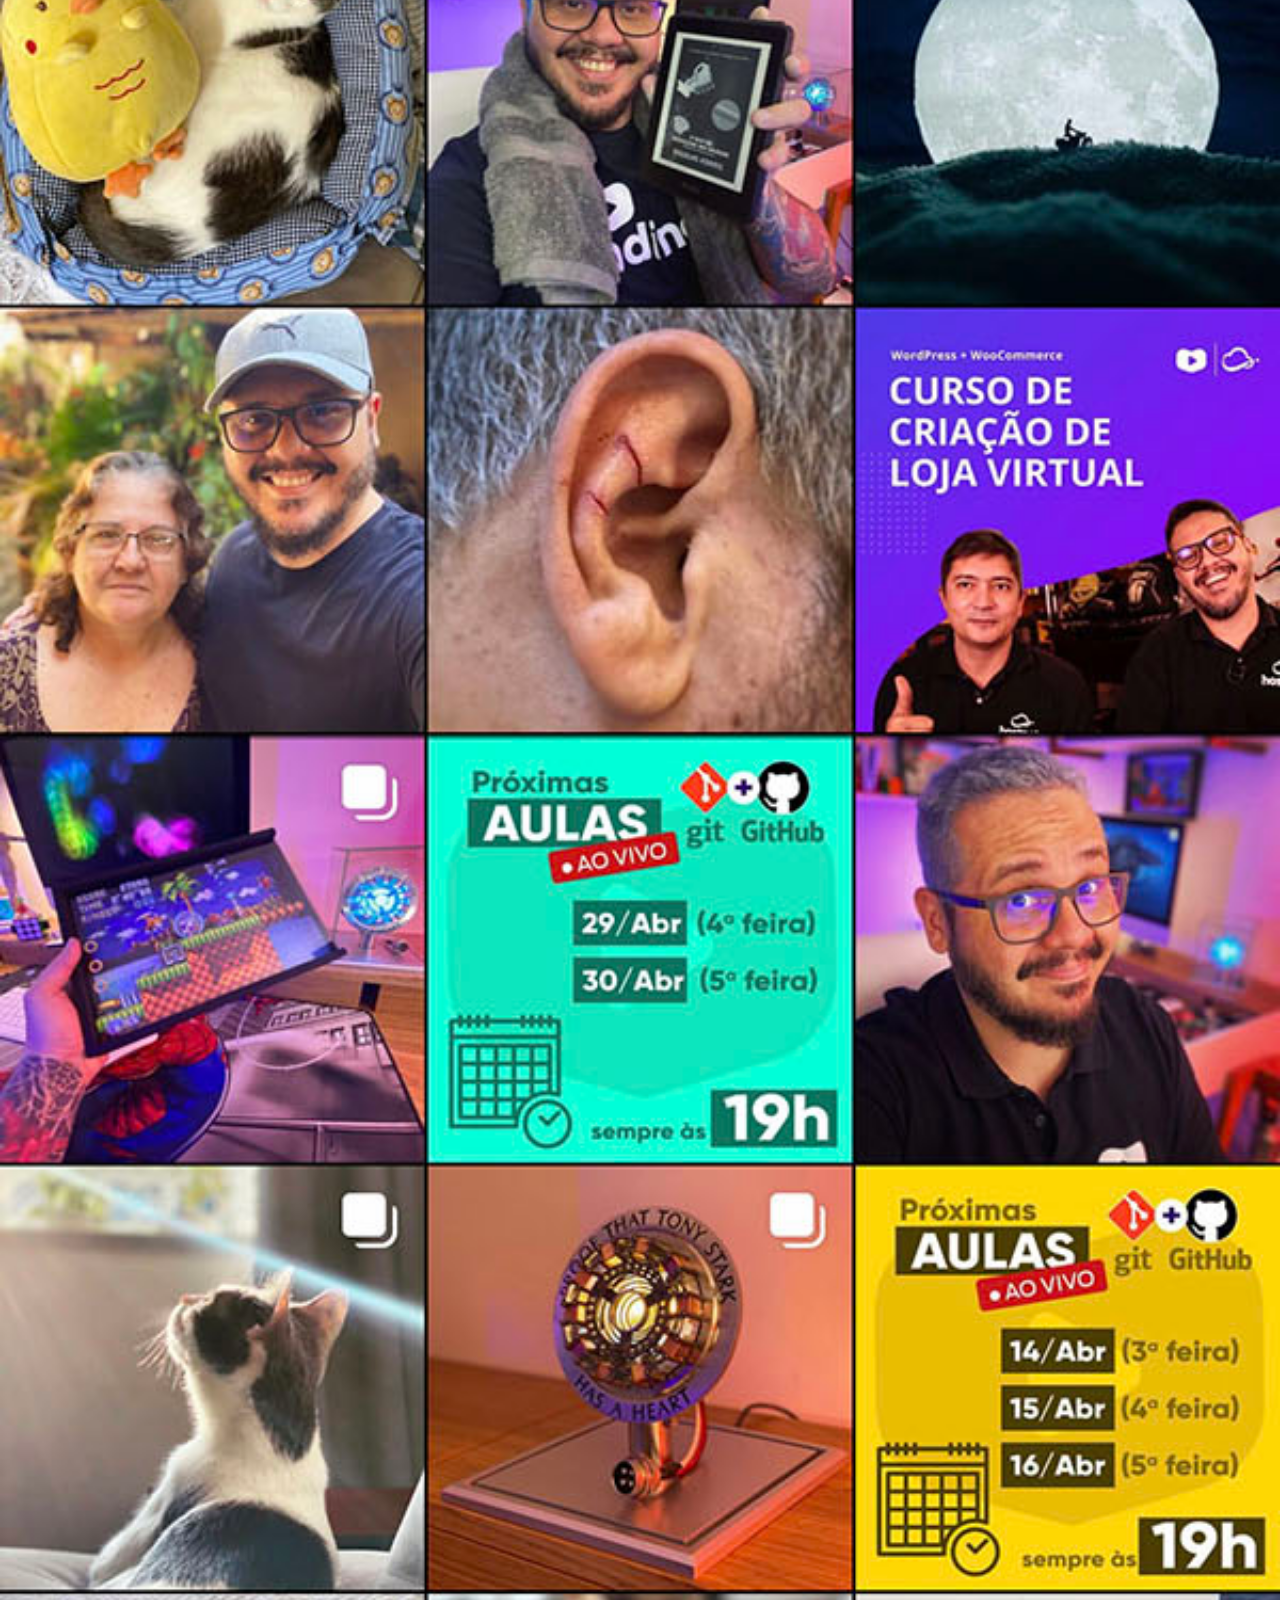
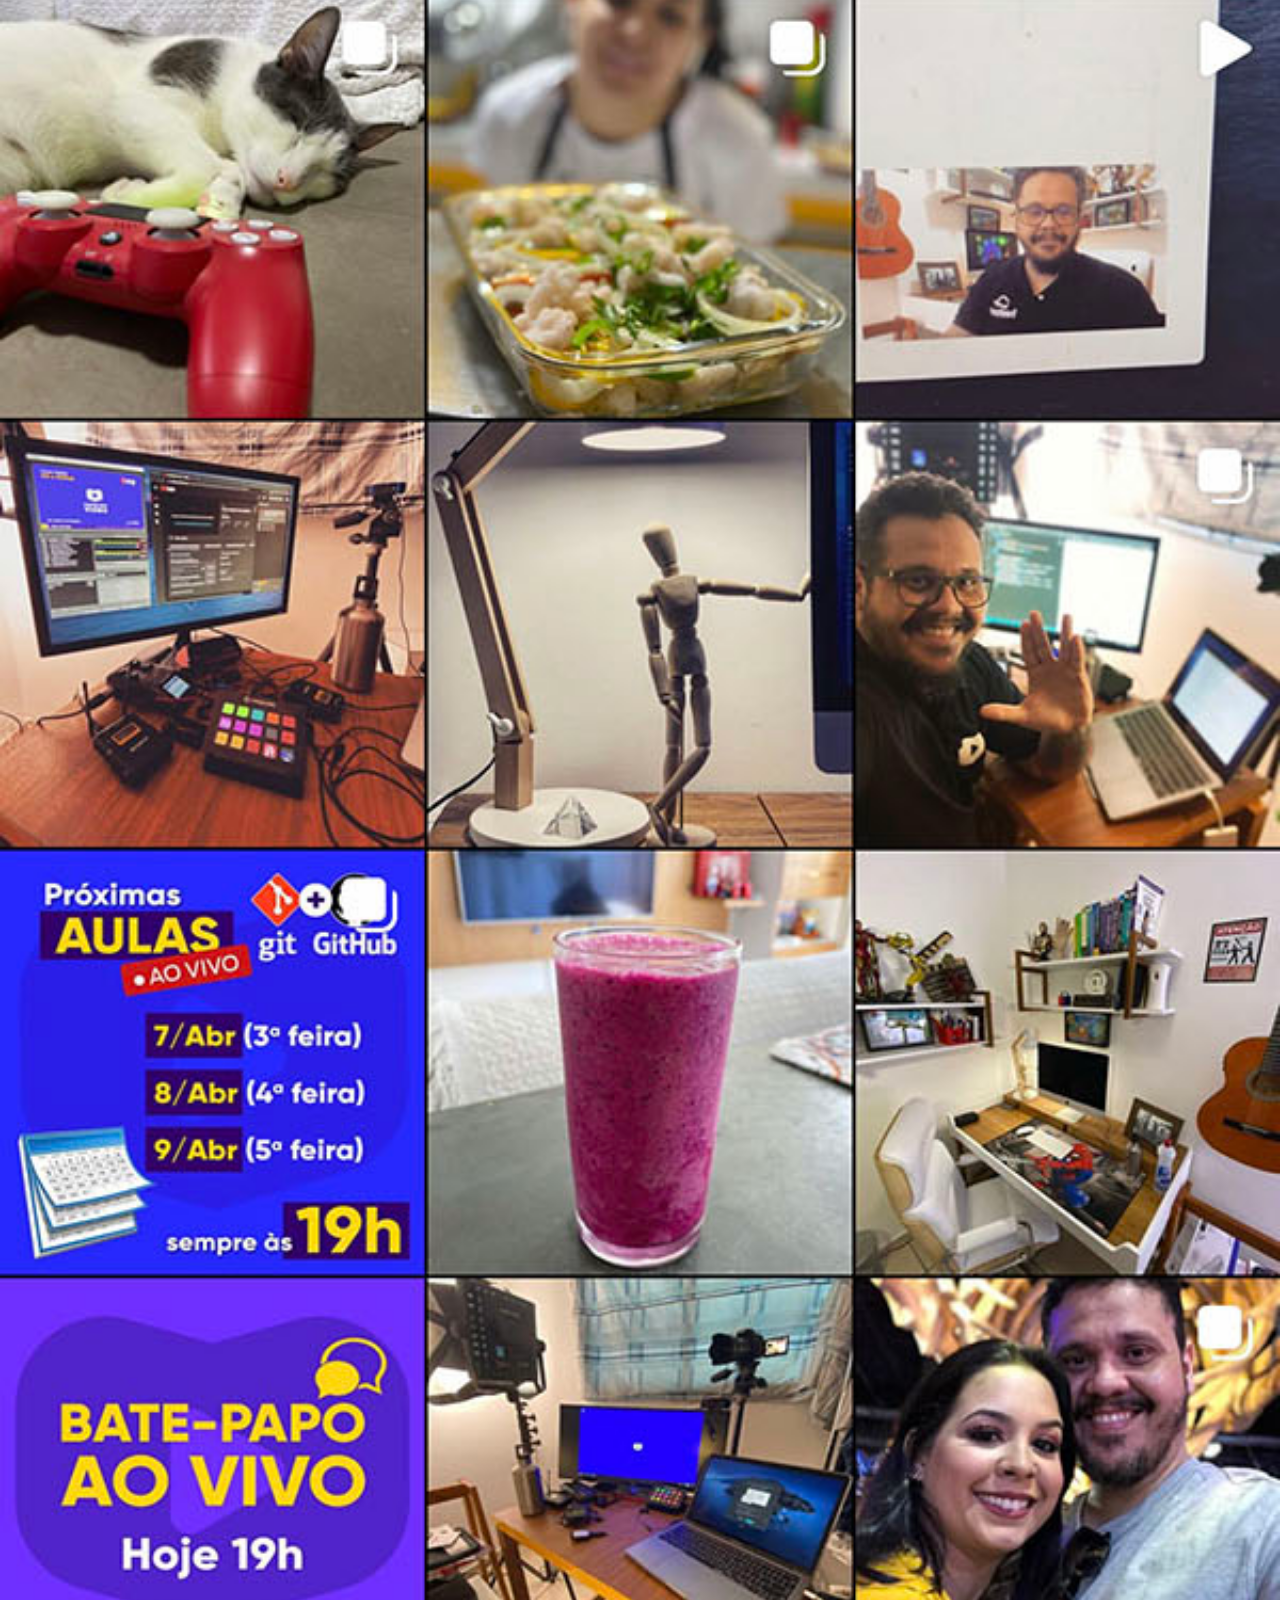
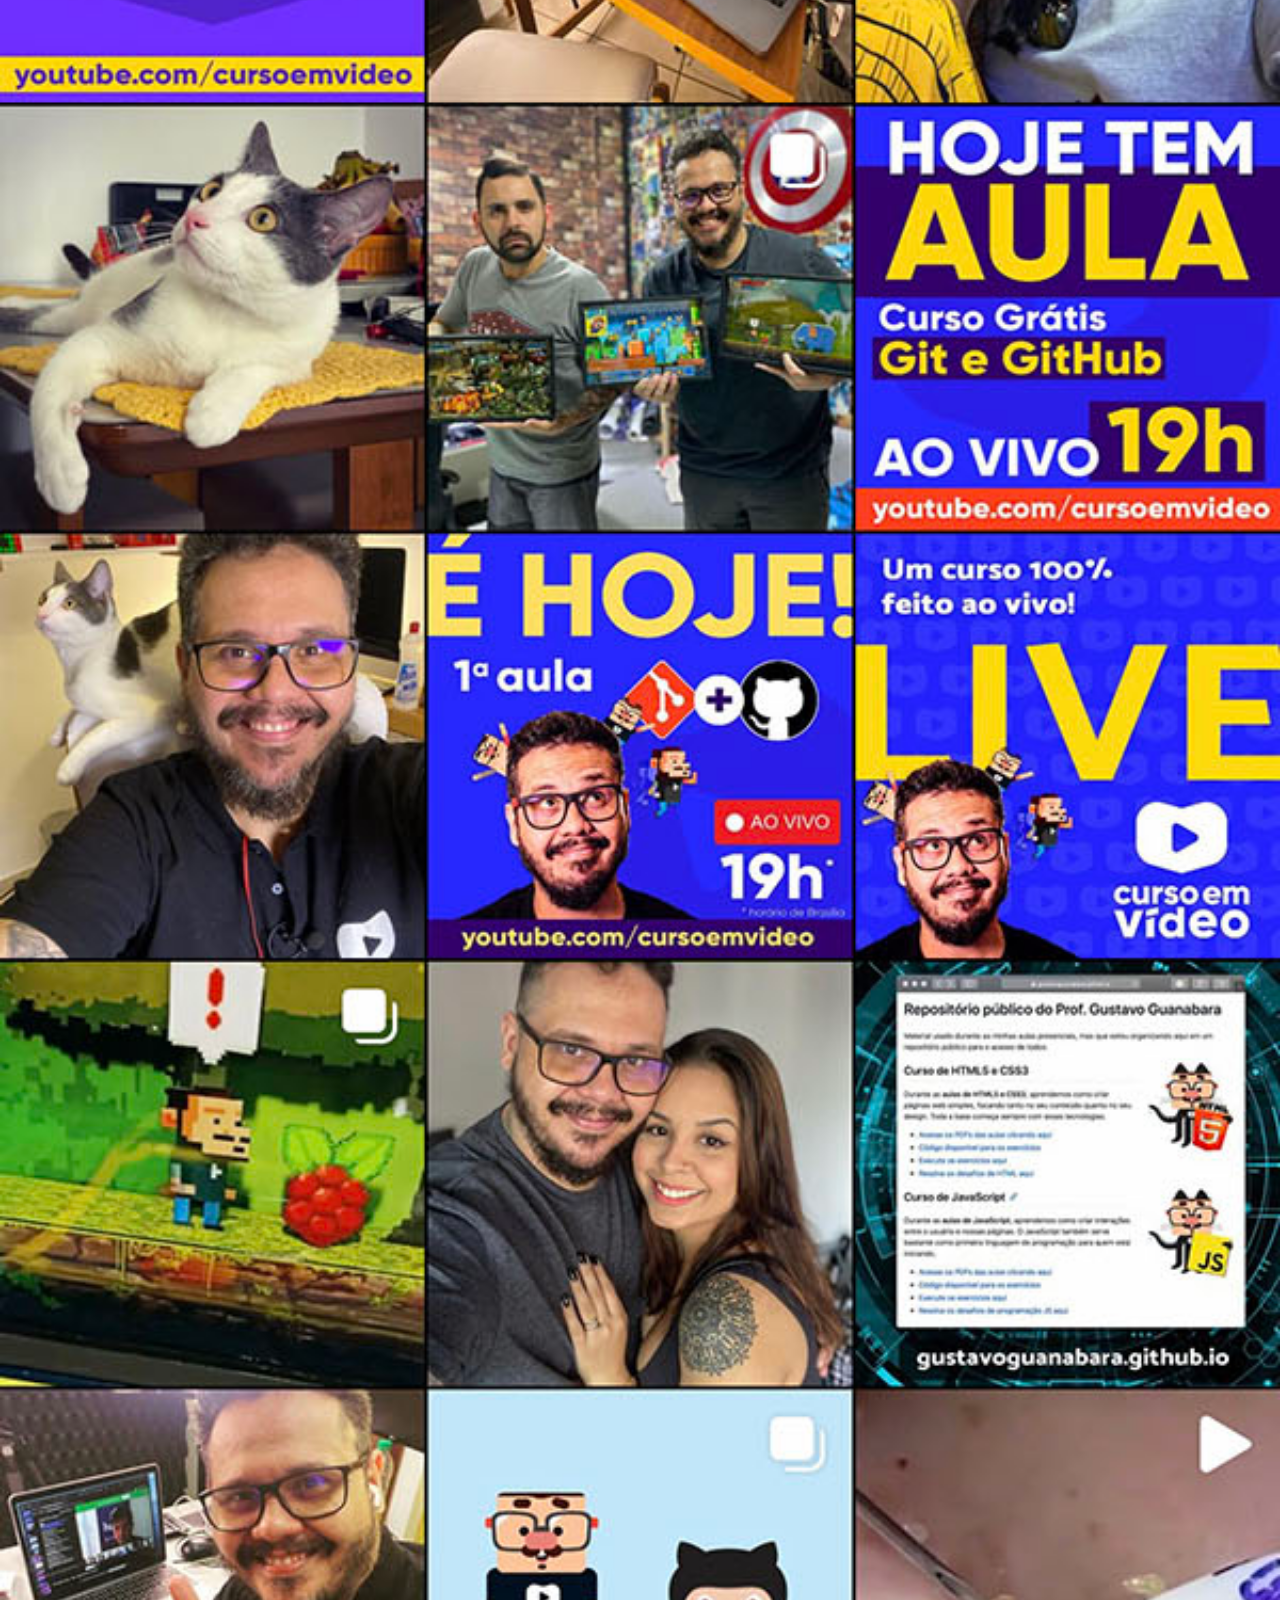
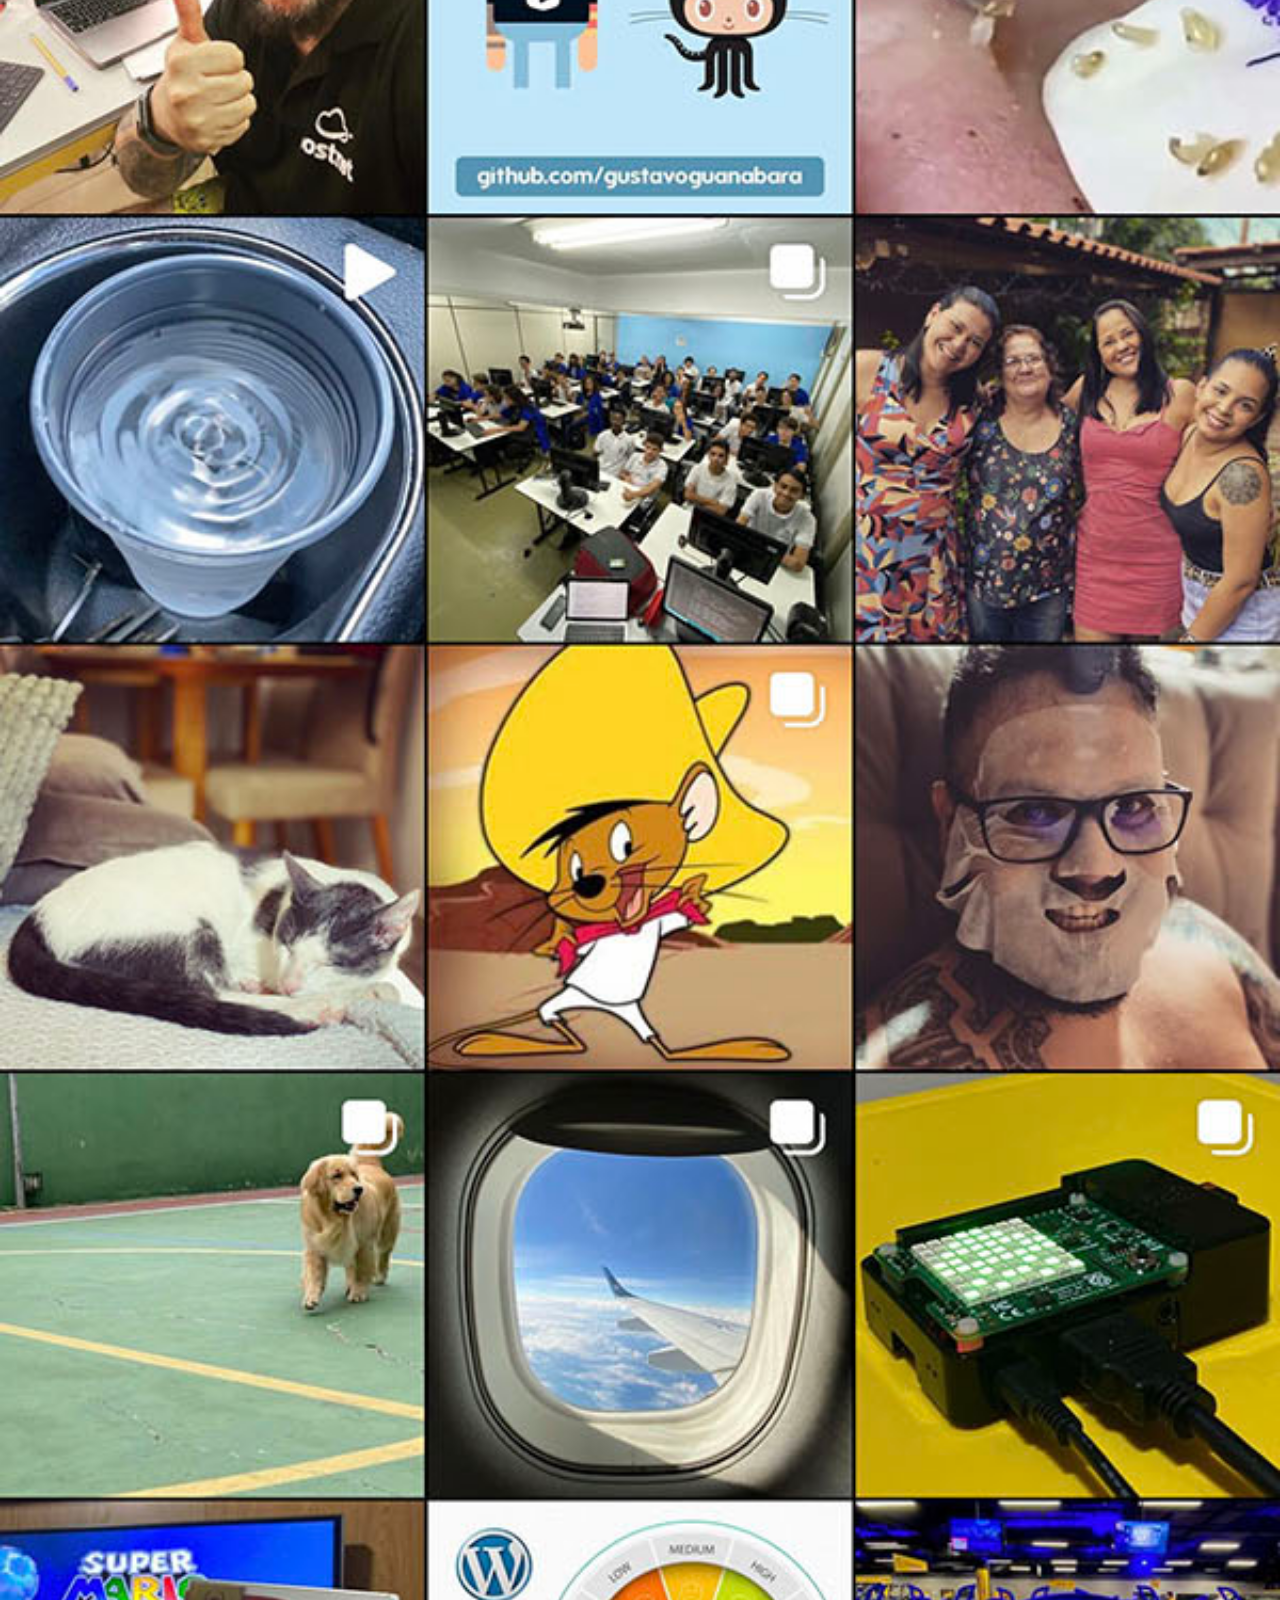
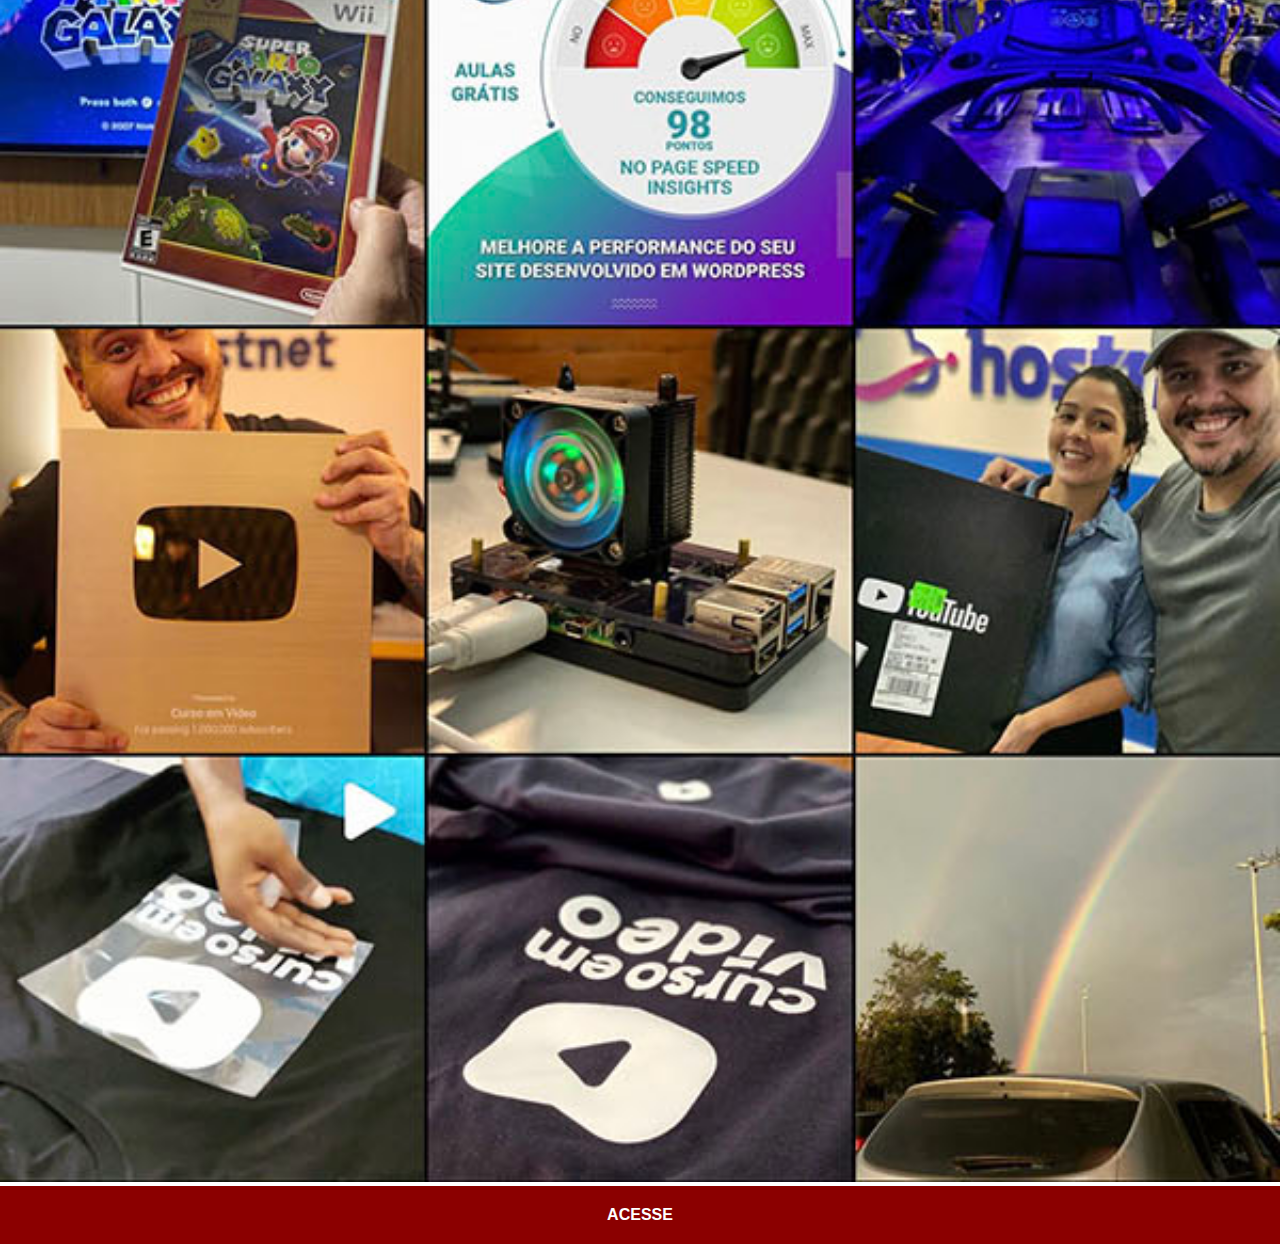
<file: instagram.html>
<!DOCTYPE html>
<html lang="pt-BR">
<head>
    <meta charset="UTF-8">
    <meta http-equiv="X-UA-Compatible" content="IE=edge">
    <meta name="viewport" content="width=device-width, initial-scale=1.0">
    <title>Instagram</title>
    <link rel="stylesheet" href="estilos/social.css">
</head>
<body>
    <img src="imagens/tela-instagram.jpg" alt="Instagram">
    <a href="https://www.instagram.com/gusta_otacilio_/" target="_blank">ACESSE</a>
</body>
</html>
</file>
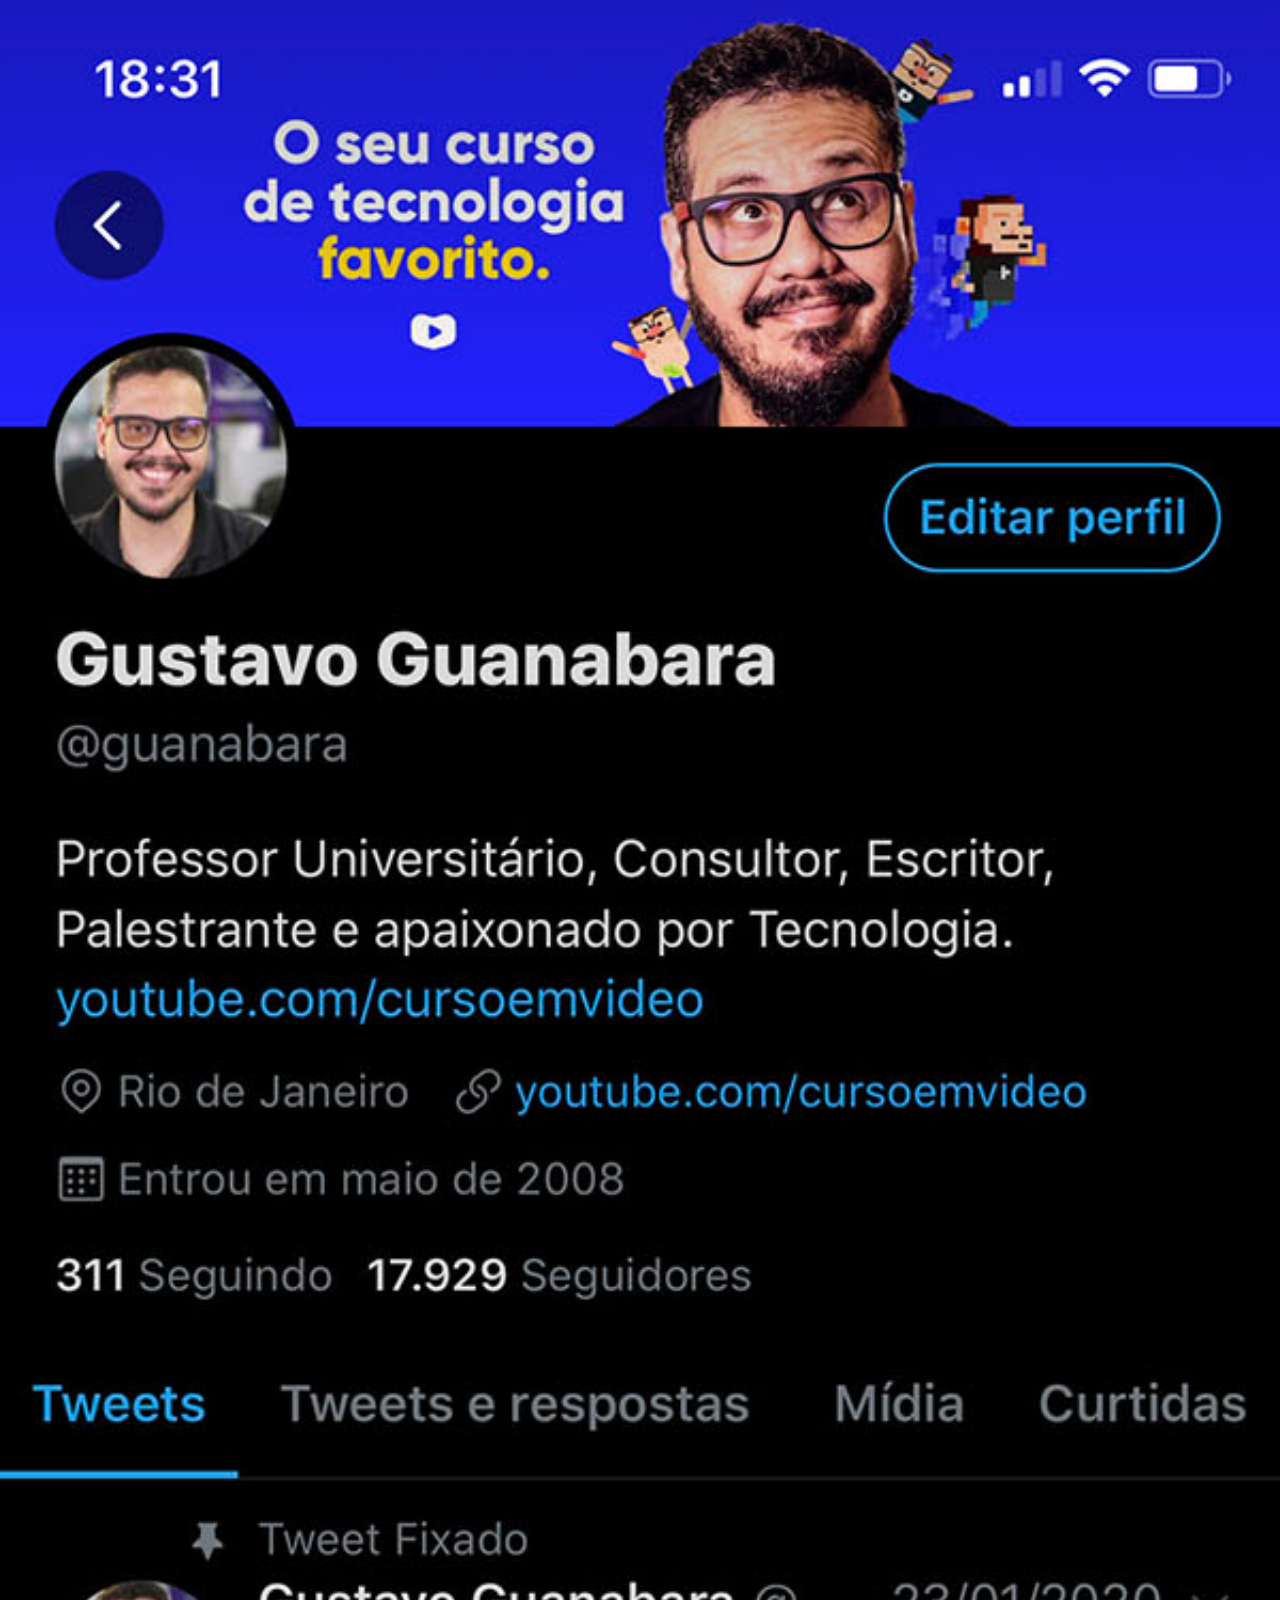
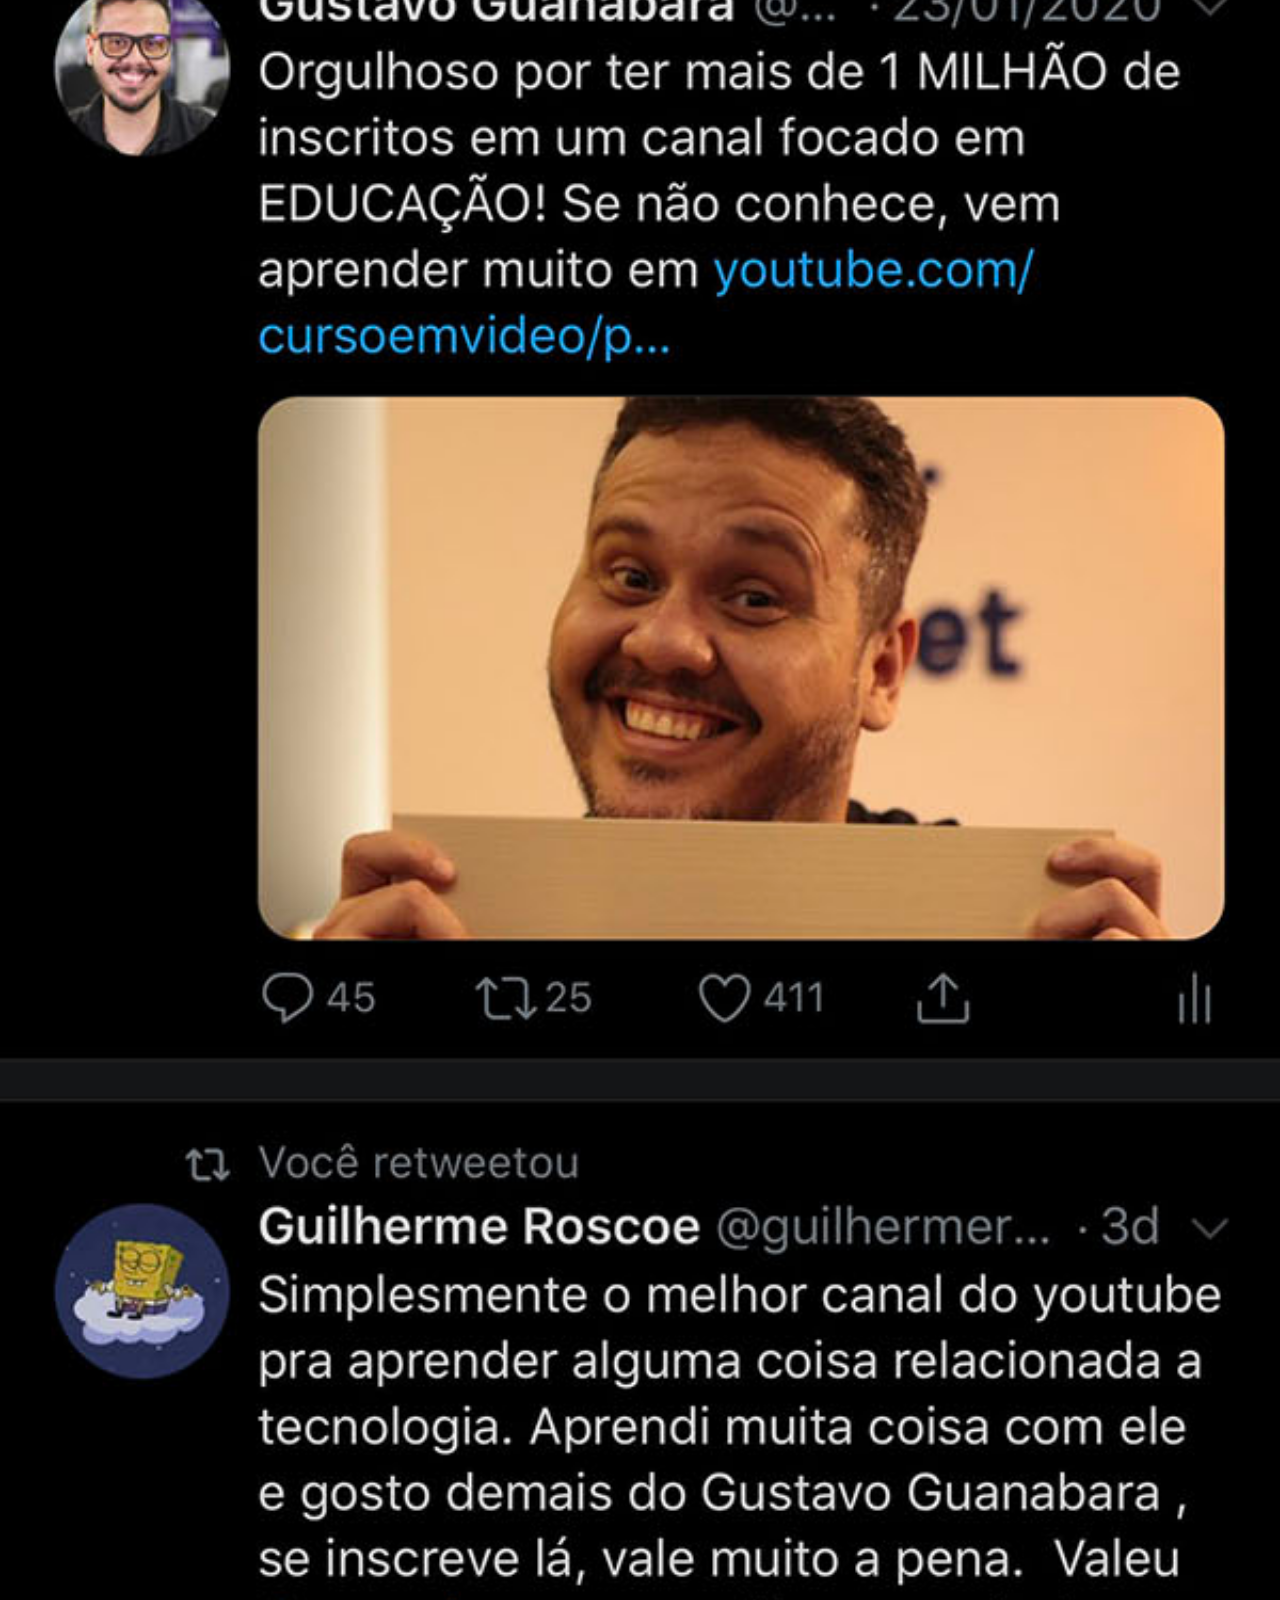
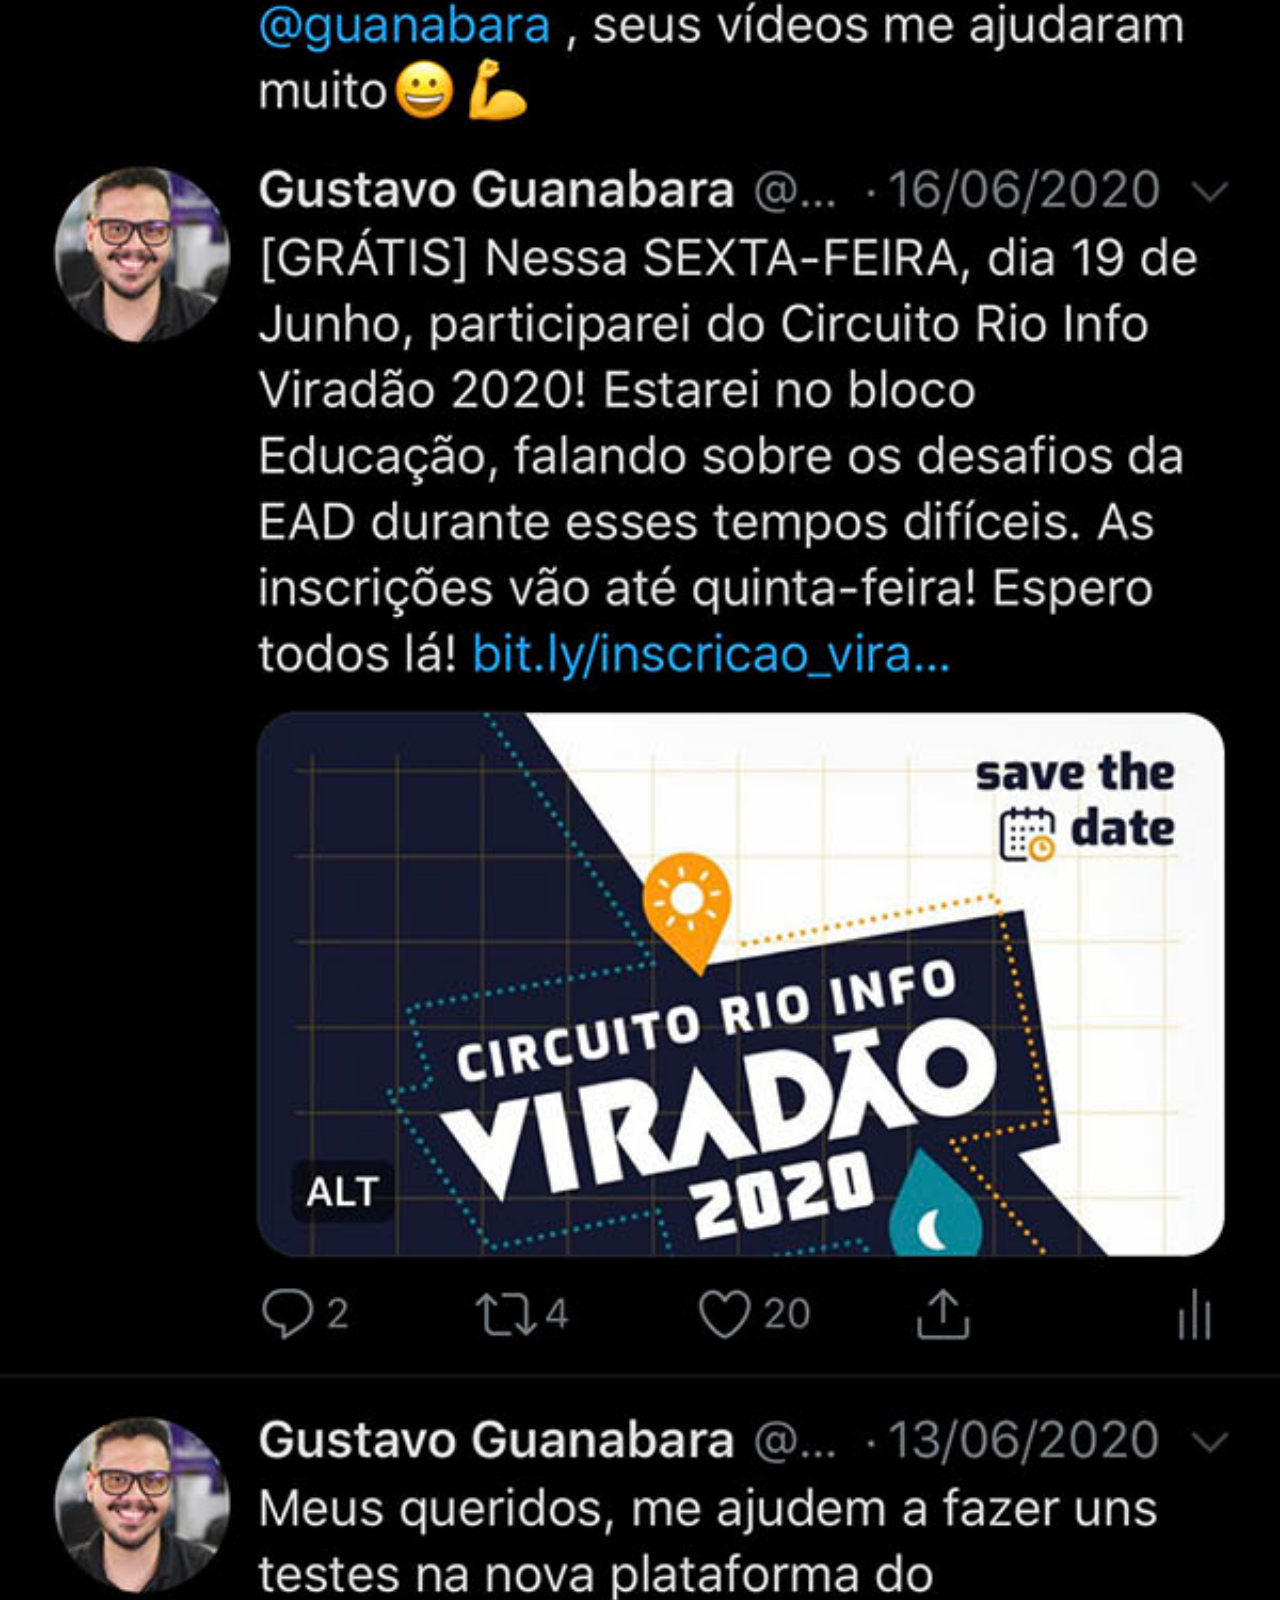
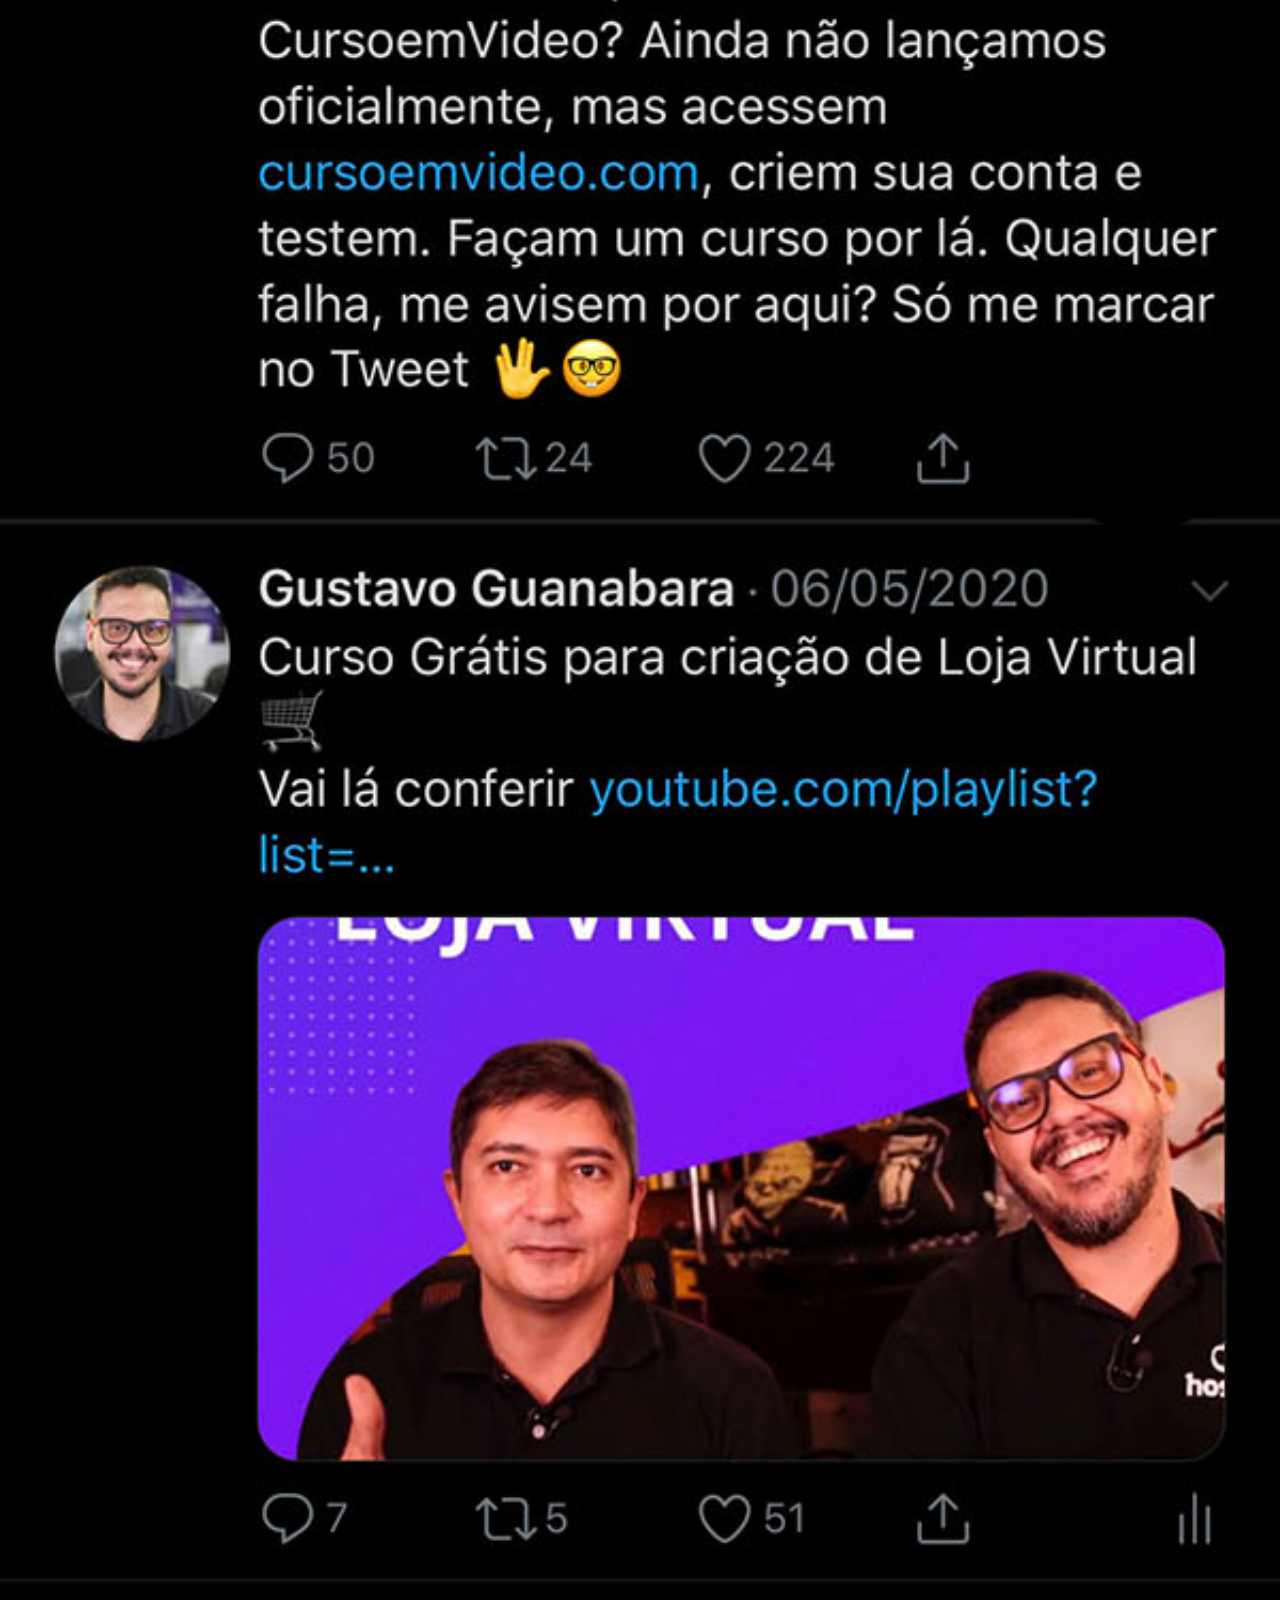
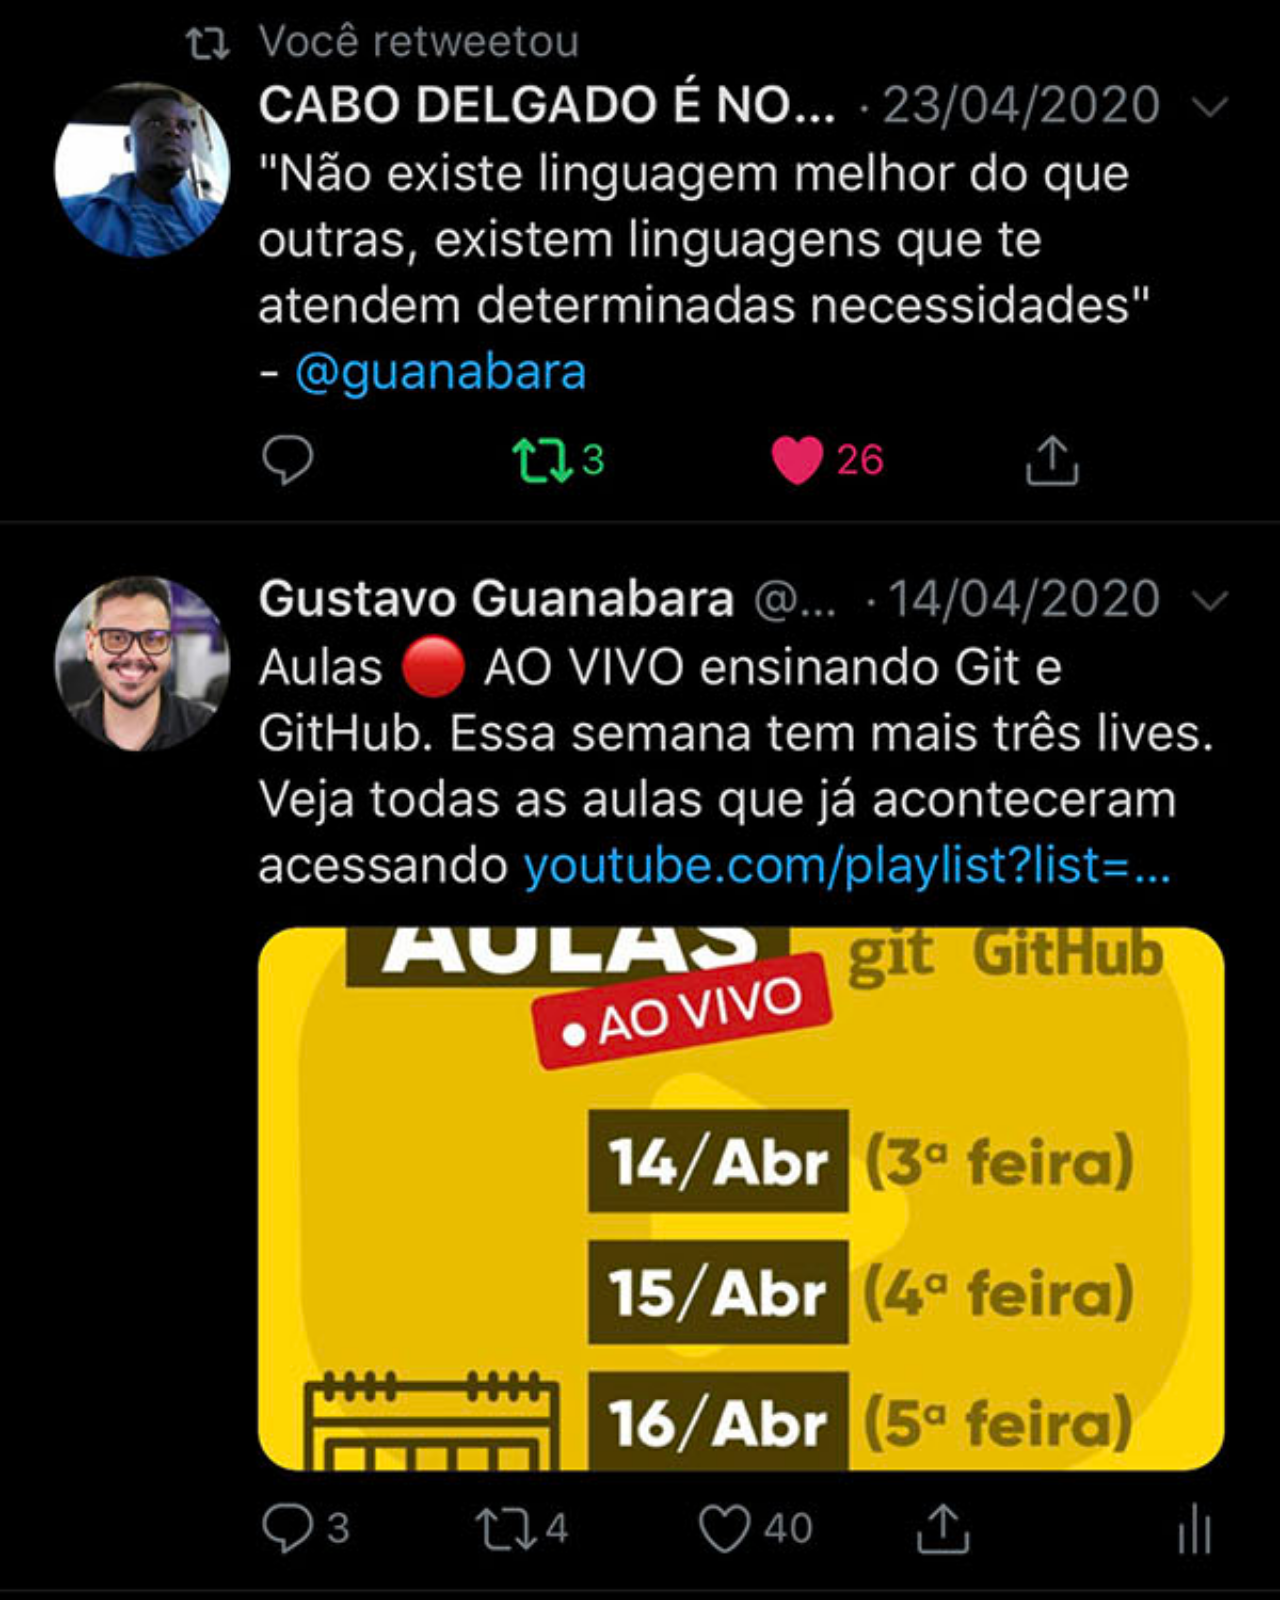
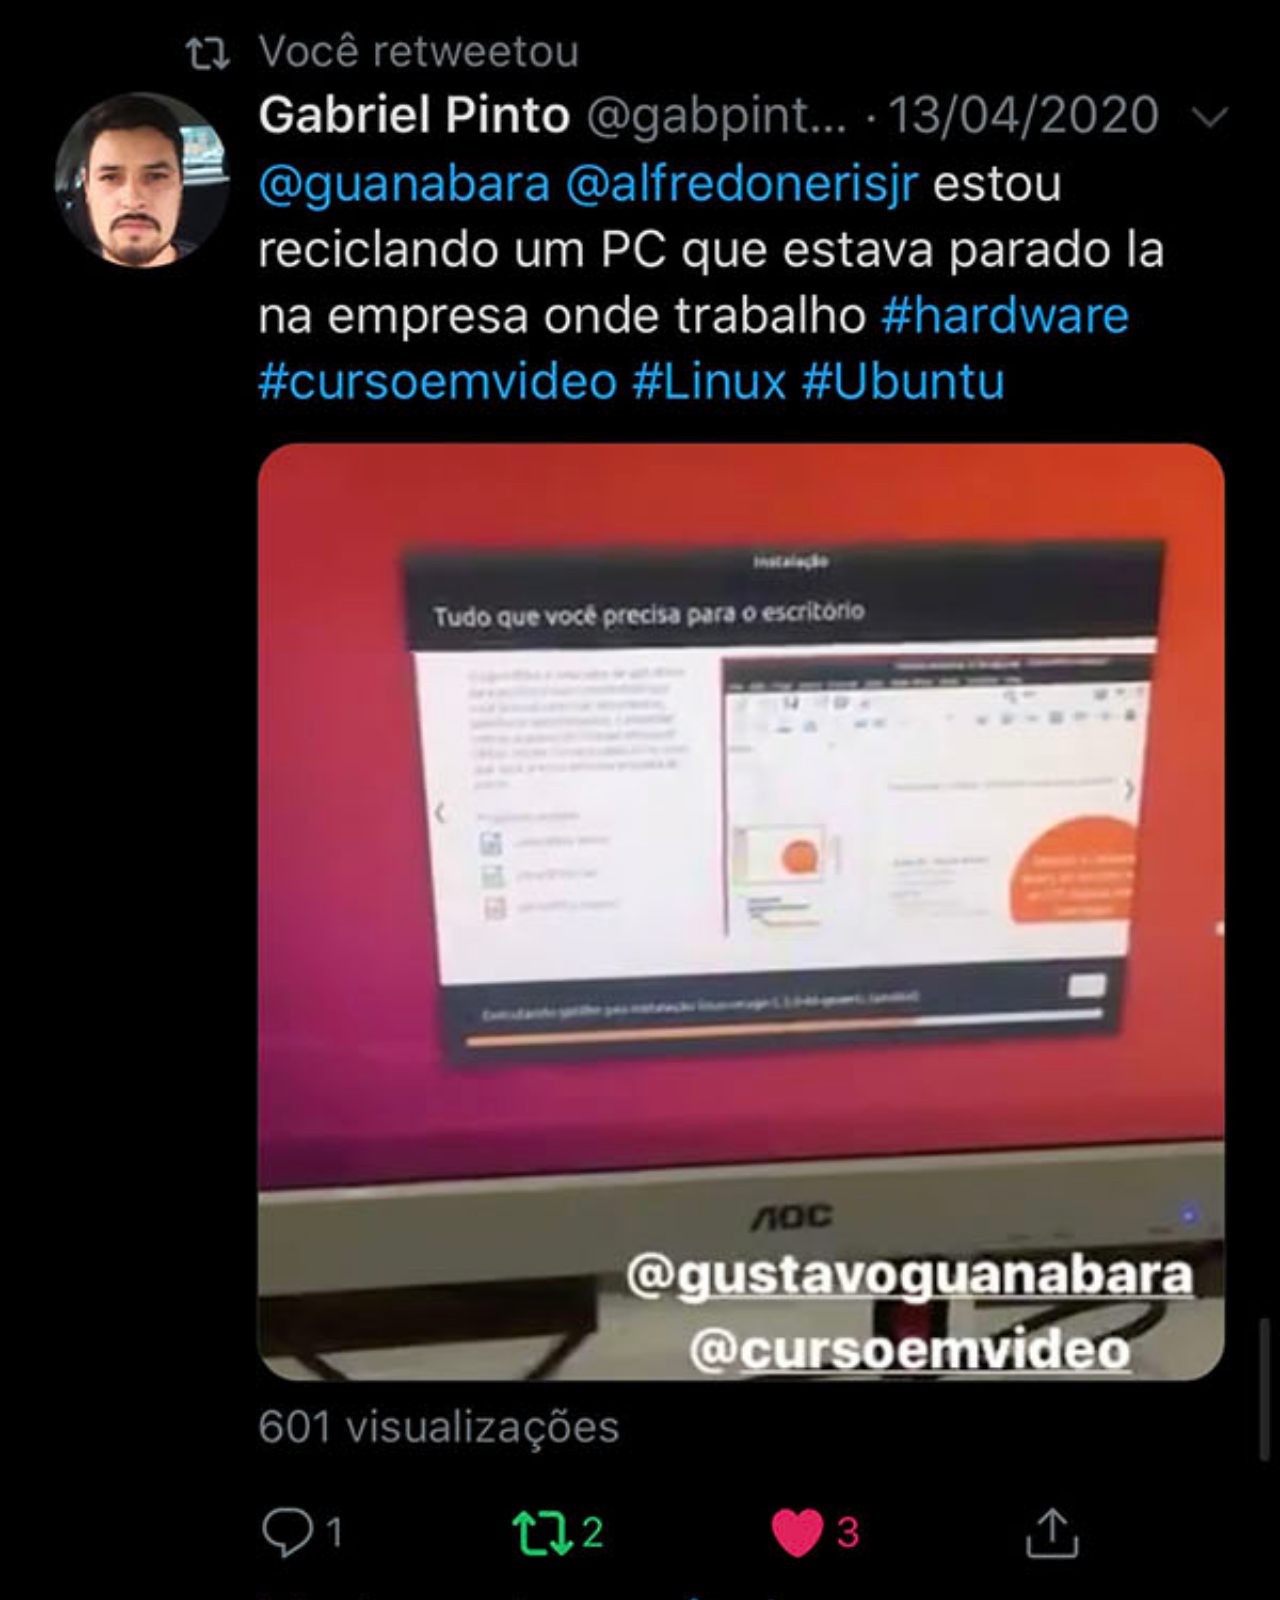
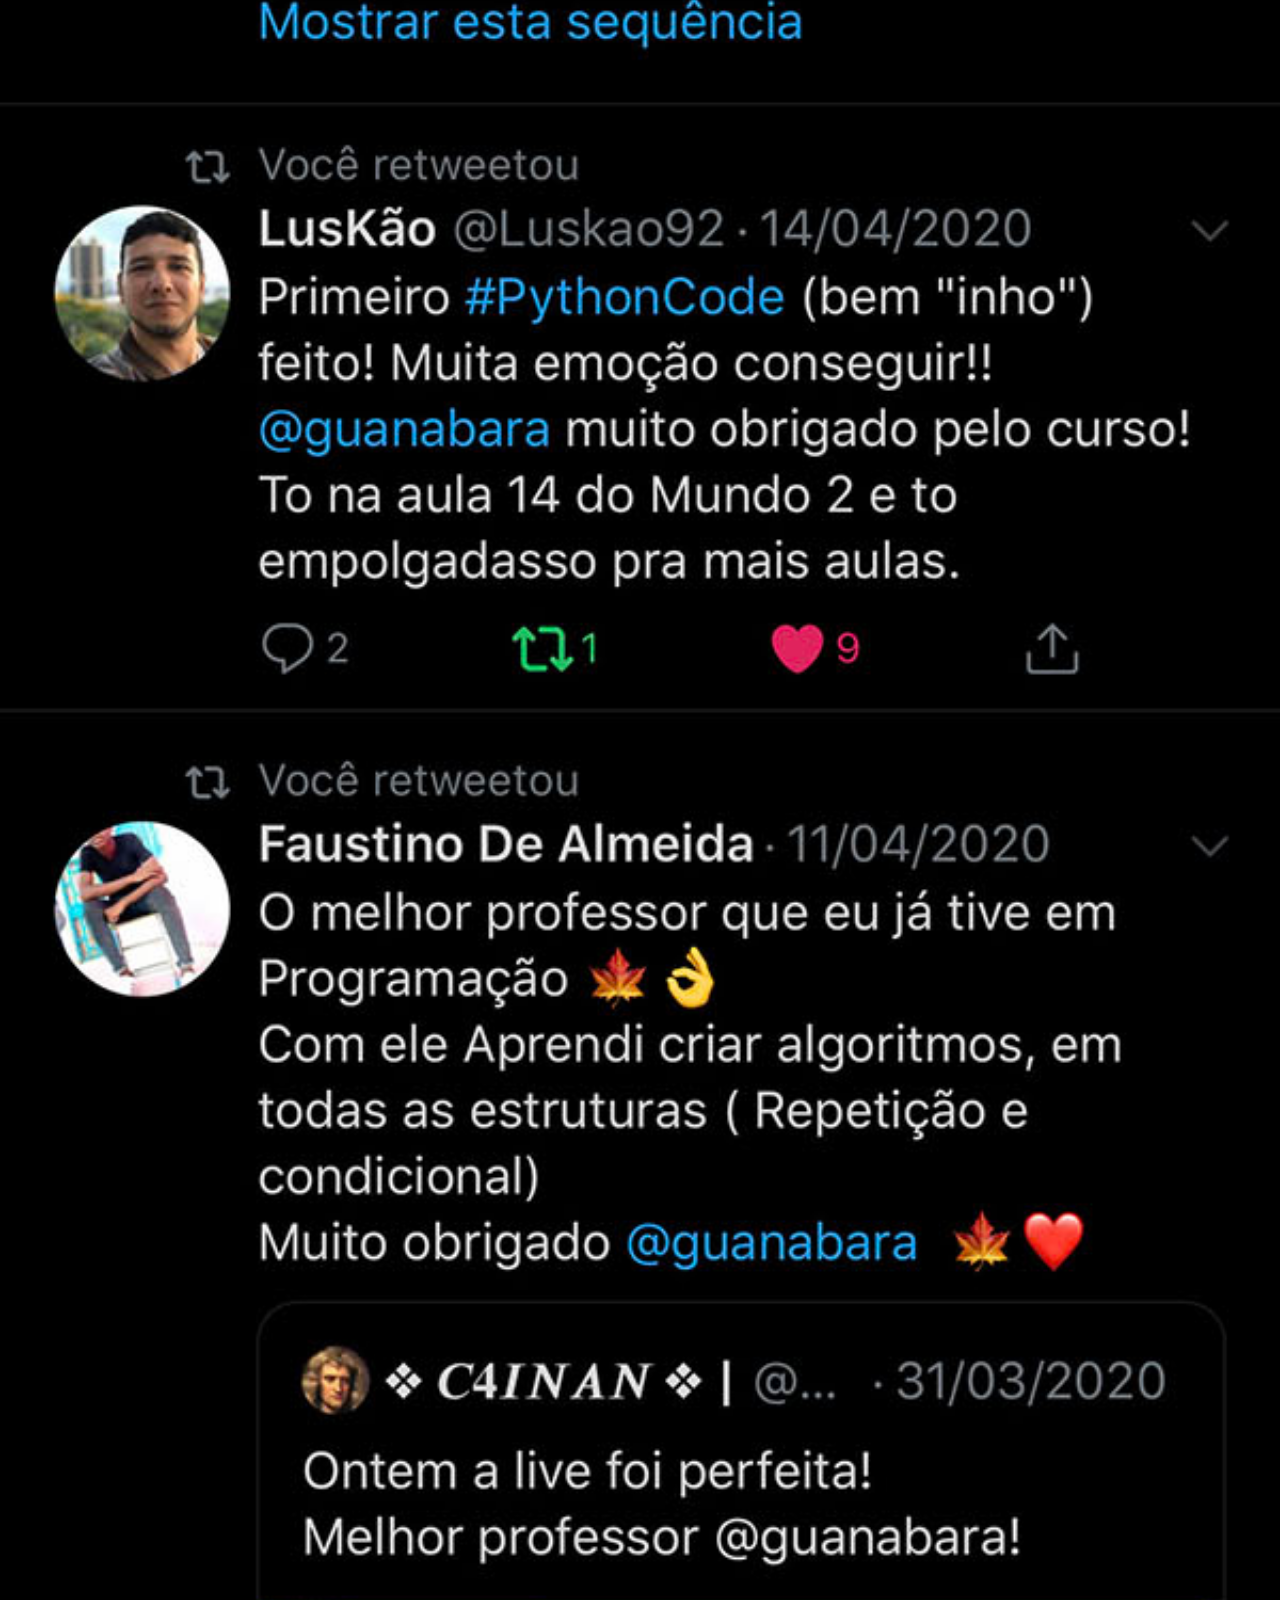
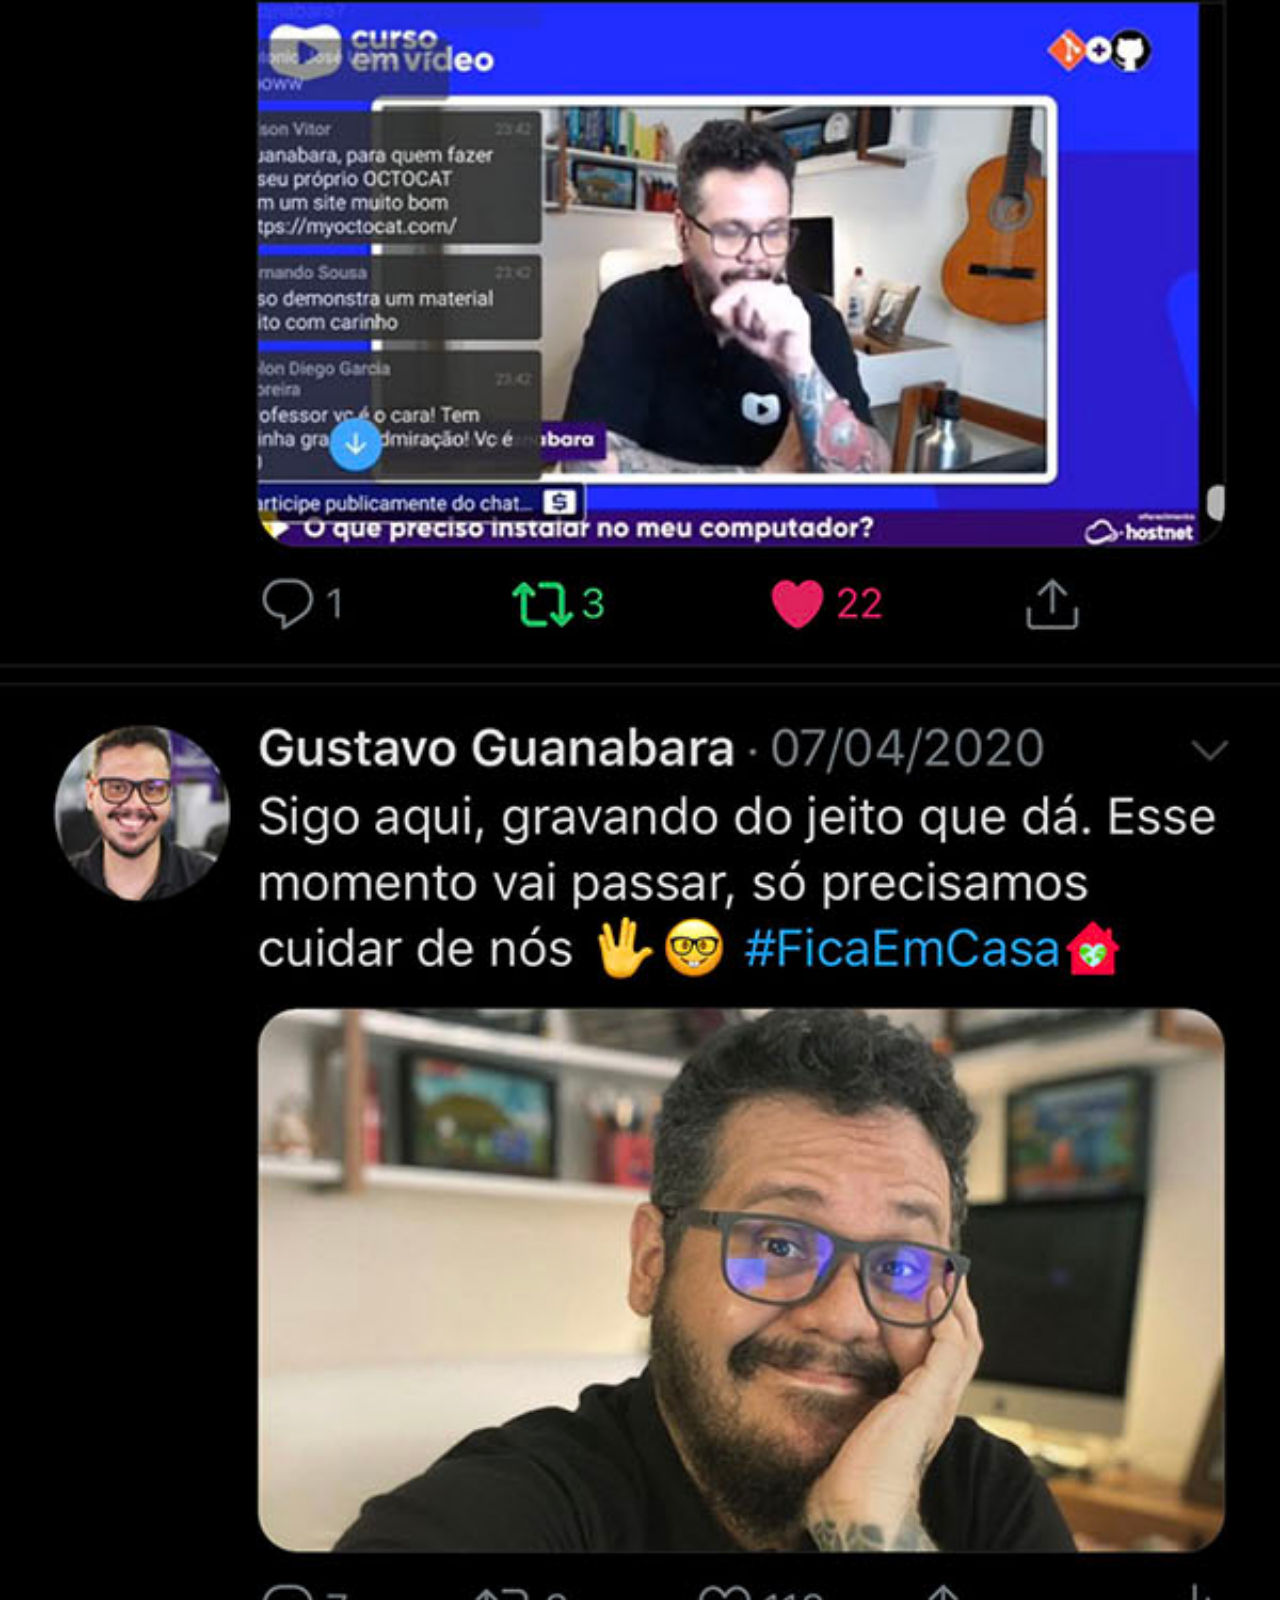
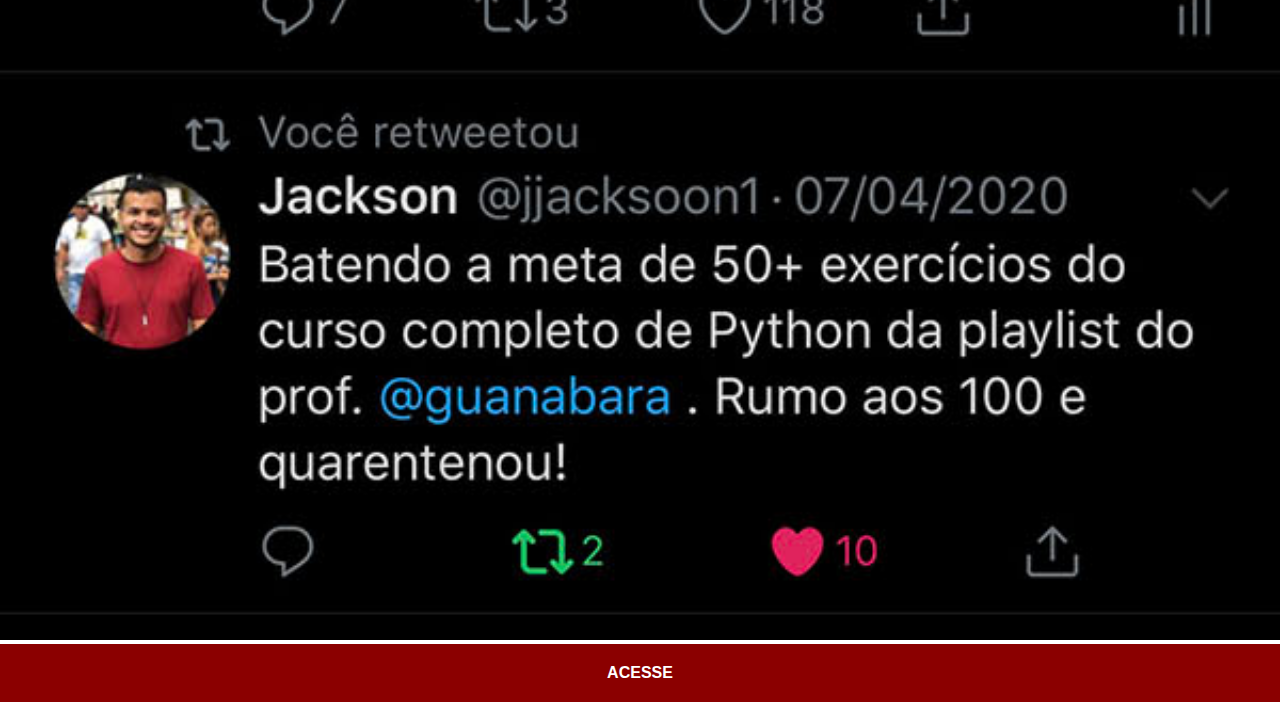
<file: twitter.html>
<!DOCTYPE html>
<html lang="pt-BR">
<head>
    <meta charset="UTF-8">
    <meta http-equiv="X-UA-Compatible" content="IE=edge">
    <meta name="viewport" content="width=device-width, initial-scale=1.0">
    <title>Twitter</title>
    <link rel="stylesheet" href="estilos/social.css">
</head>
<body>
    <img src="imagens/tela-twitter.jpg" alt="Twitter">
    <a href="https://twitter.com/GOtacilio" target="_blank">ACESSE</a>
</body>
</html>
</file>
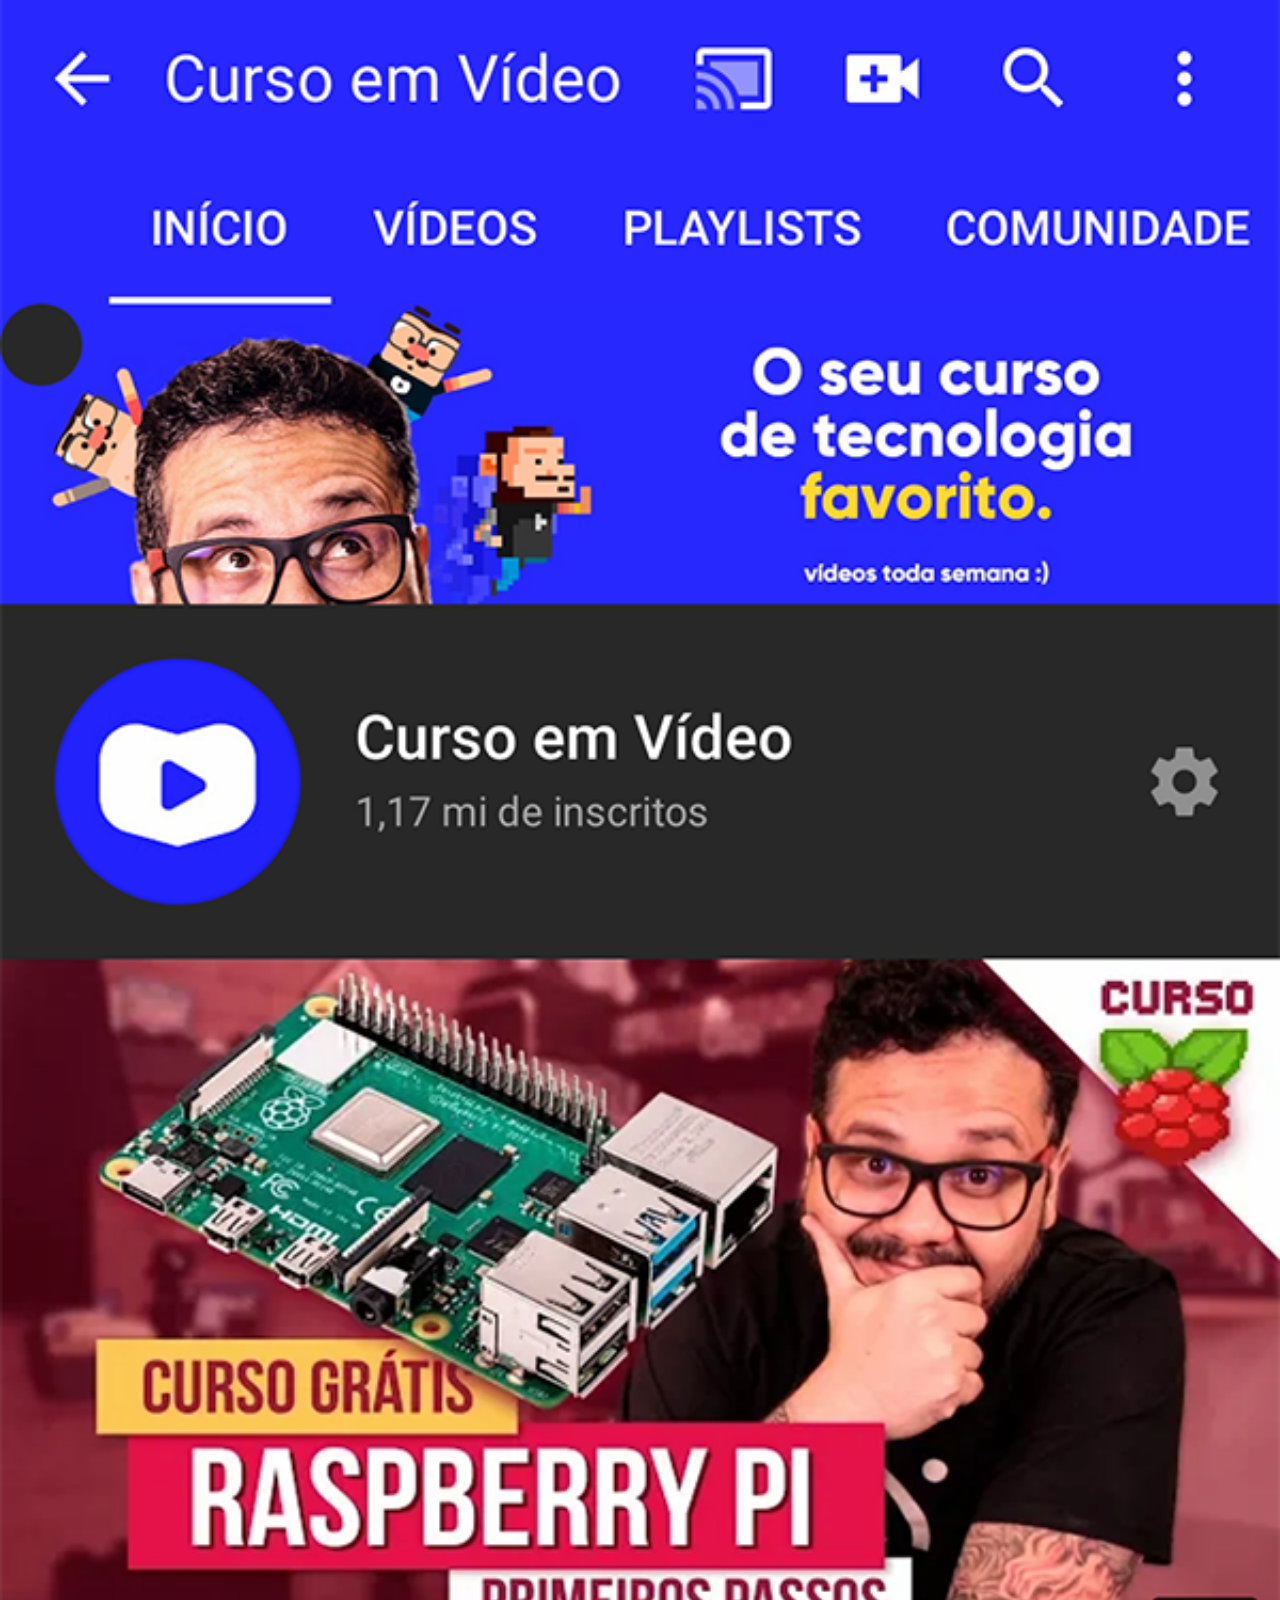
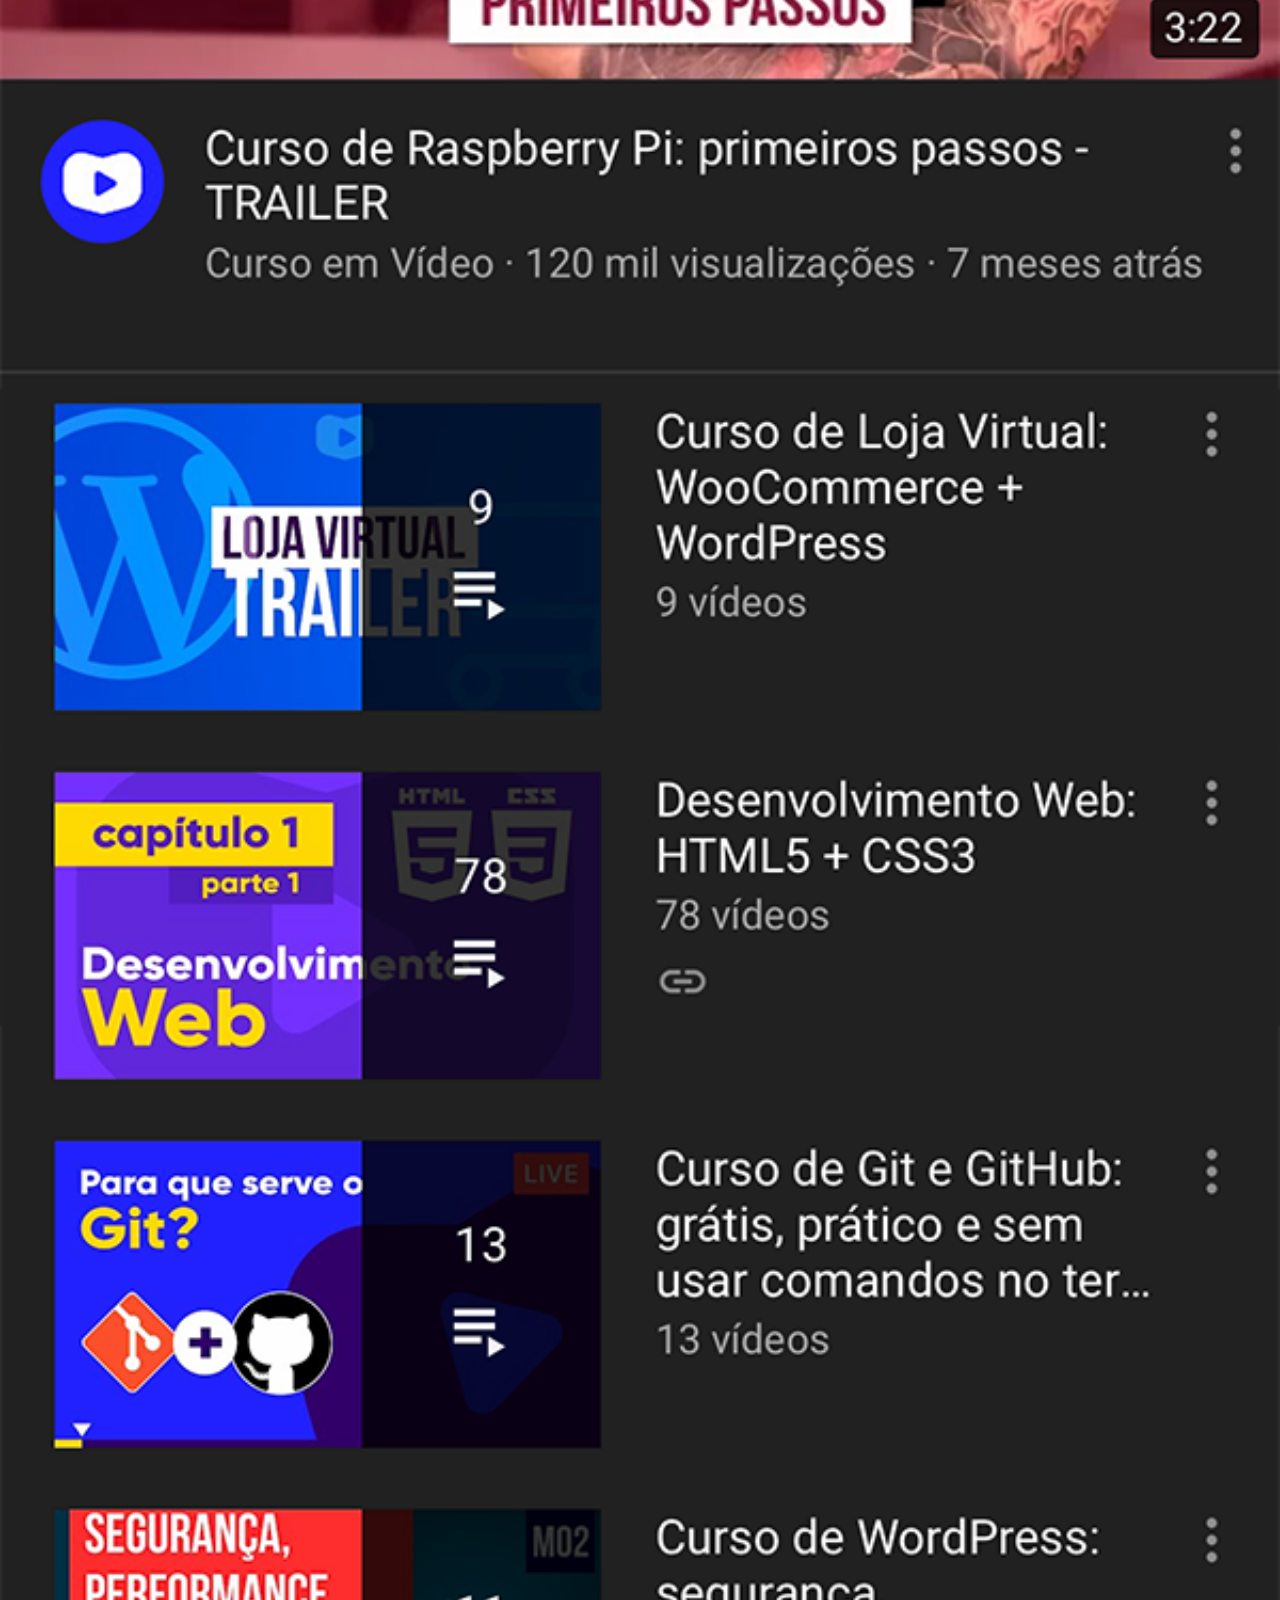
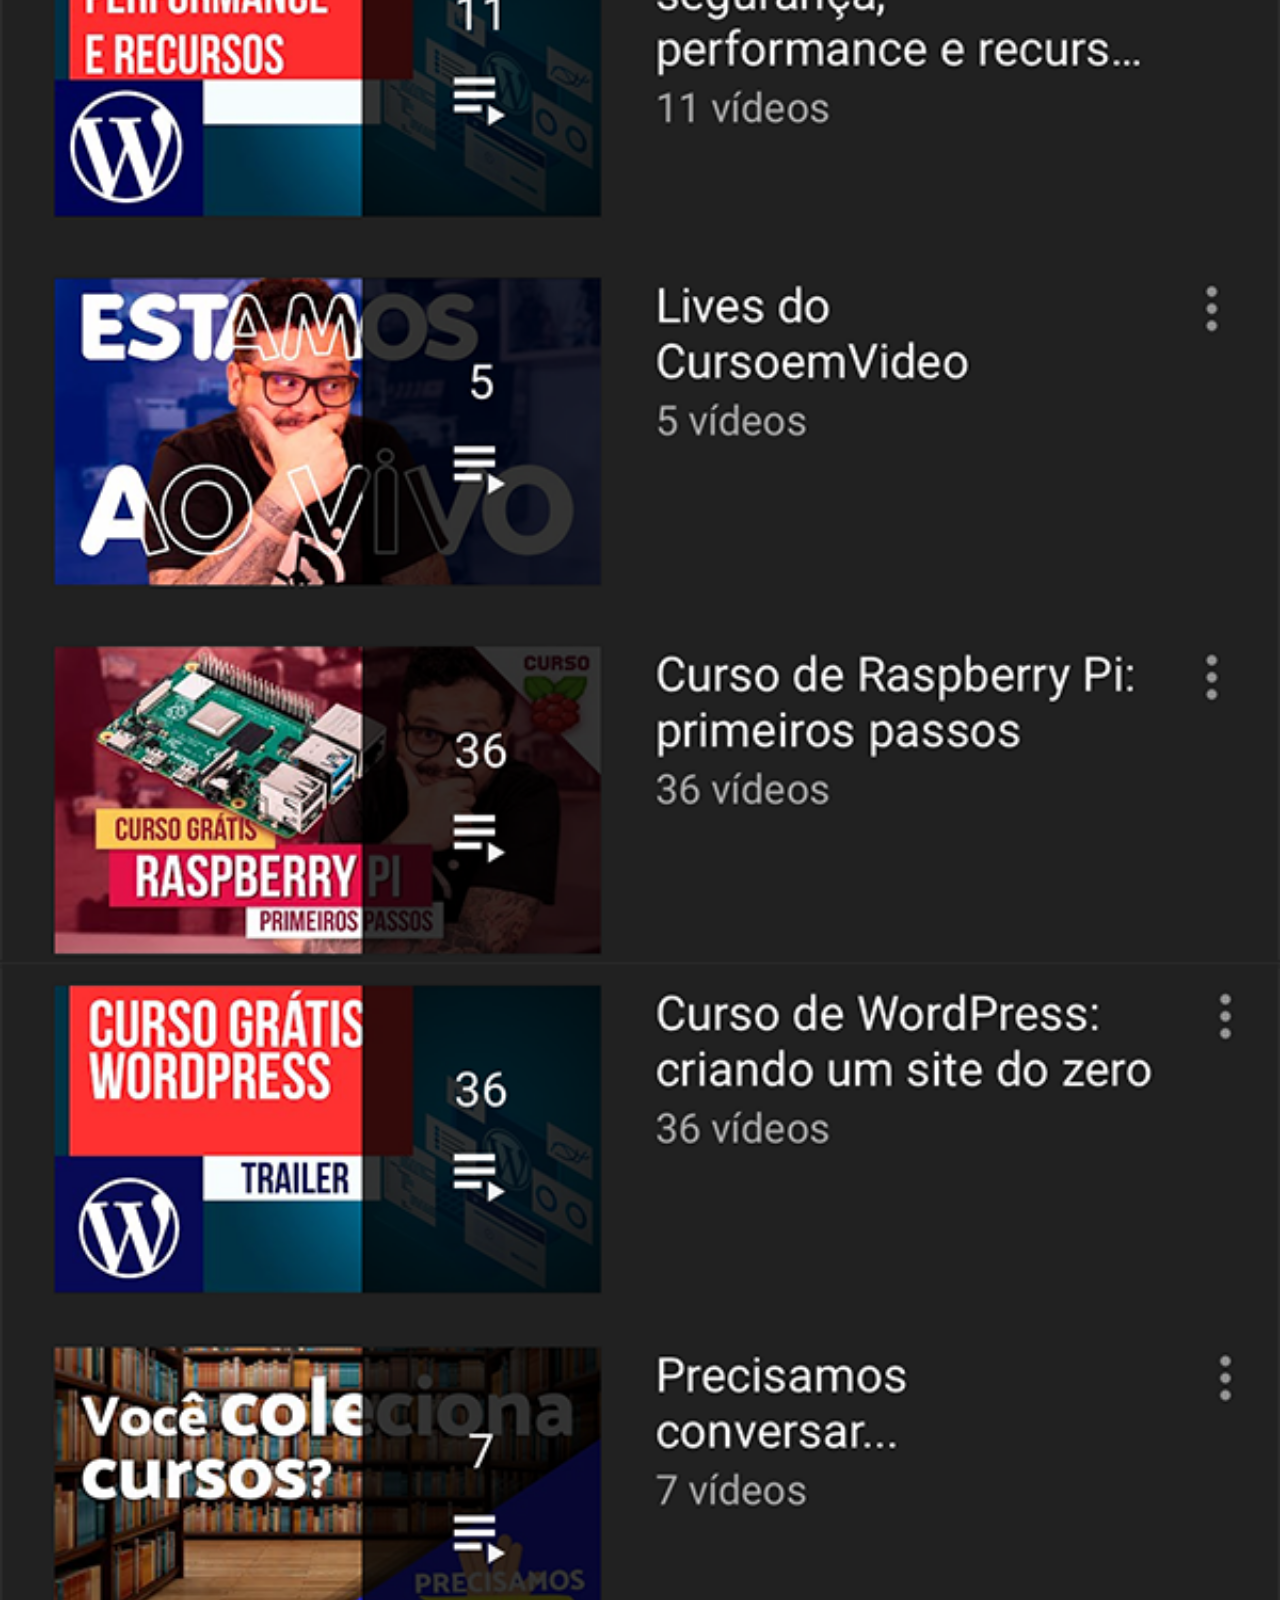
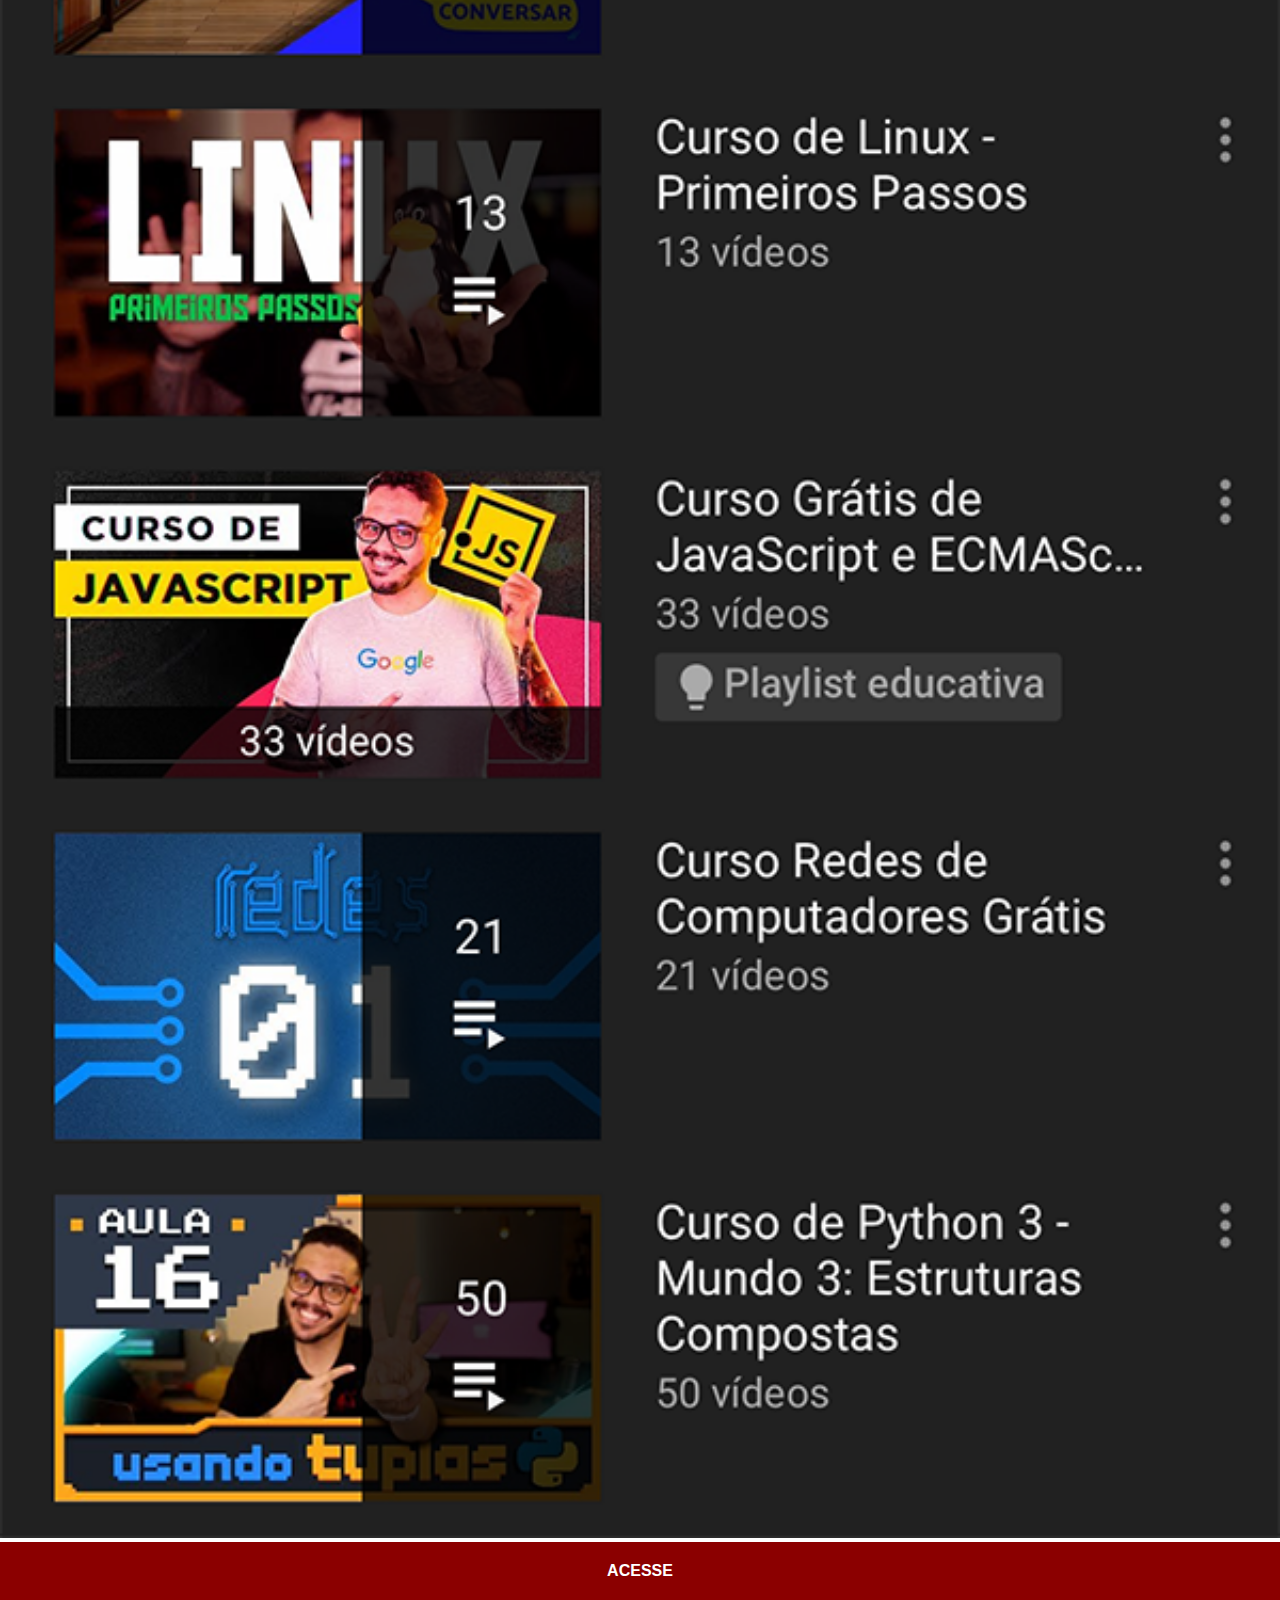
<file: youtube.html>
<!DOCTYPE html>
<html lang="pt-BR">
<head>
    <meta charset="UTF-8">
    <meta http-equiv="X-UA-Compatible" content="IE=edge">
    <meta name="viewport" content="width=device-width, initial-scale=1.0">
    <title>Youtube</title>
    <link rel="stylesheet" href="estilos/social.css">
</head>
<body>
    <img src="imagens/tela-youtube.png" alt="Tela Youtube">
    <a href="https://www.youtube.com/channel/UCva5w9FAdSMBk4mUvgPPnCg" target="_blank">ACESSE</a>
</body>
</html>
</file>
<file: estilos/estilo.css>
@charset "UTF-8";

* { 
    margin: 0px;
    padding: 0px;
    font-family: Arial, Helvetica, sans-serif;
}

html, body { 
    height: 100vh;
    width: 100vw;
    background-color: black;
}

body { 
    background: url('../imagens/fundo-madeira.jpg') no-repeat top center;
    background-size: cover;
    background-attachment: fixed;
}

main { 
    position: relative;
    height: 100vh;
}

#telefone { 
    position: absolute;
    top: 50%;
    left: 50%;
    transform: translate(-50%, -50%);

    height: 608px;
    width: 311px;
    background: url('../imagens/frame-iphone.png') no-repeat;
}

#tela { 
    position: relative;
    top: 80px;
    left: 22px;
    width: 267px;
    height: 471px;
}

#redes-sociais { 
    text-align: right;
}

#redes-sociais img { 
    width: 50px;
    margin: 10px;
    border-radius: 50%;
    box-shadow: 2px 2px 5px rgba(0, 0, 0, 0.400);
    box-sizing: border-box;
}

#redes-sociais img:hover {
    border: 2px solid rgba(255, 255, 255, 0.637);
    transform: translate(-3px, -3px);
    box-shadow: 5px 5px 10px rgba(0, 0, 0, 0.623);
    transition: transform .5s, border .6s;
}
</file>
<file: estilos/social.css>
@charset "UTF-8";

* {
    margin: 0px;
    padding: 0px;
    font-family: Arial, Helvetica, sans-serif;
}

::-webkit-scrollbar { 
    width: 0px;
    height: 0px;
}

img { 
    width: 100vw;
}

a { 
    display: block;
    background-color: darkred;
    color: white;
    padding: 20px;
    text-align: center;
    font-weight: bolder;
    text-decoration: none;
}

a:hover { 
    background-color: red;
}
</file>
